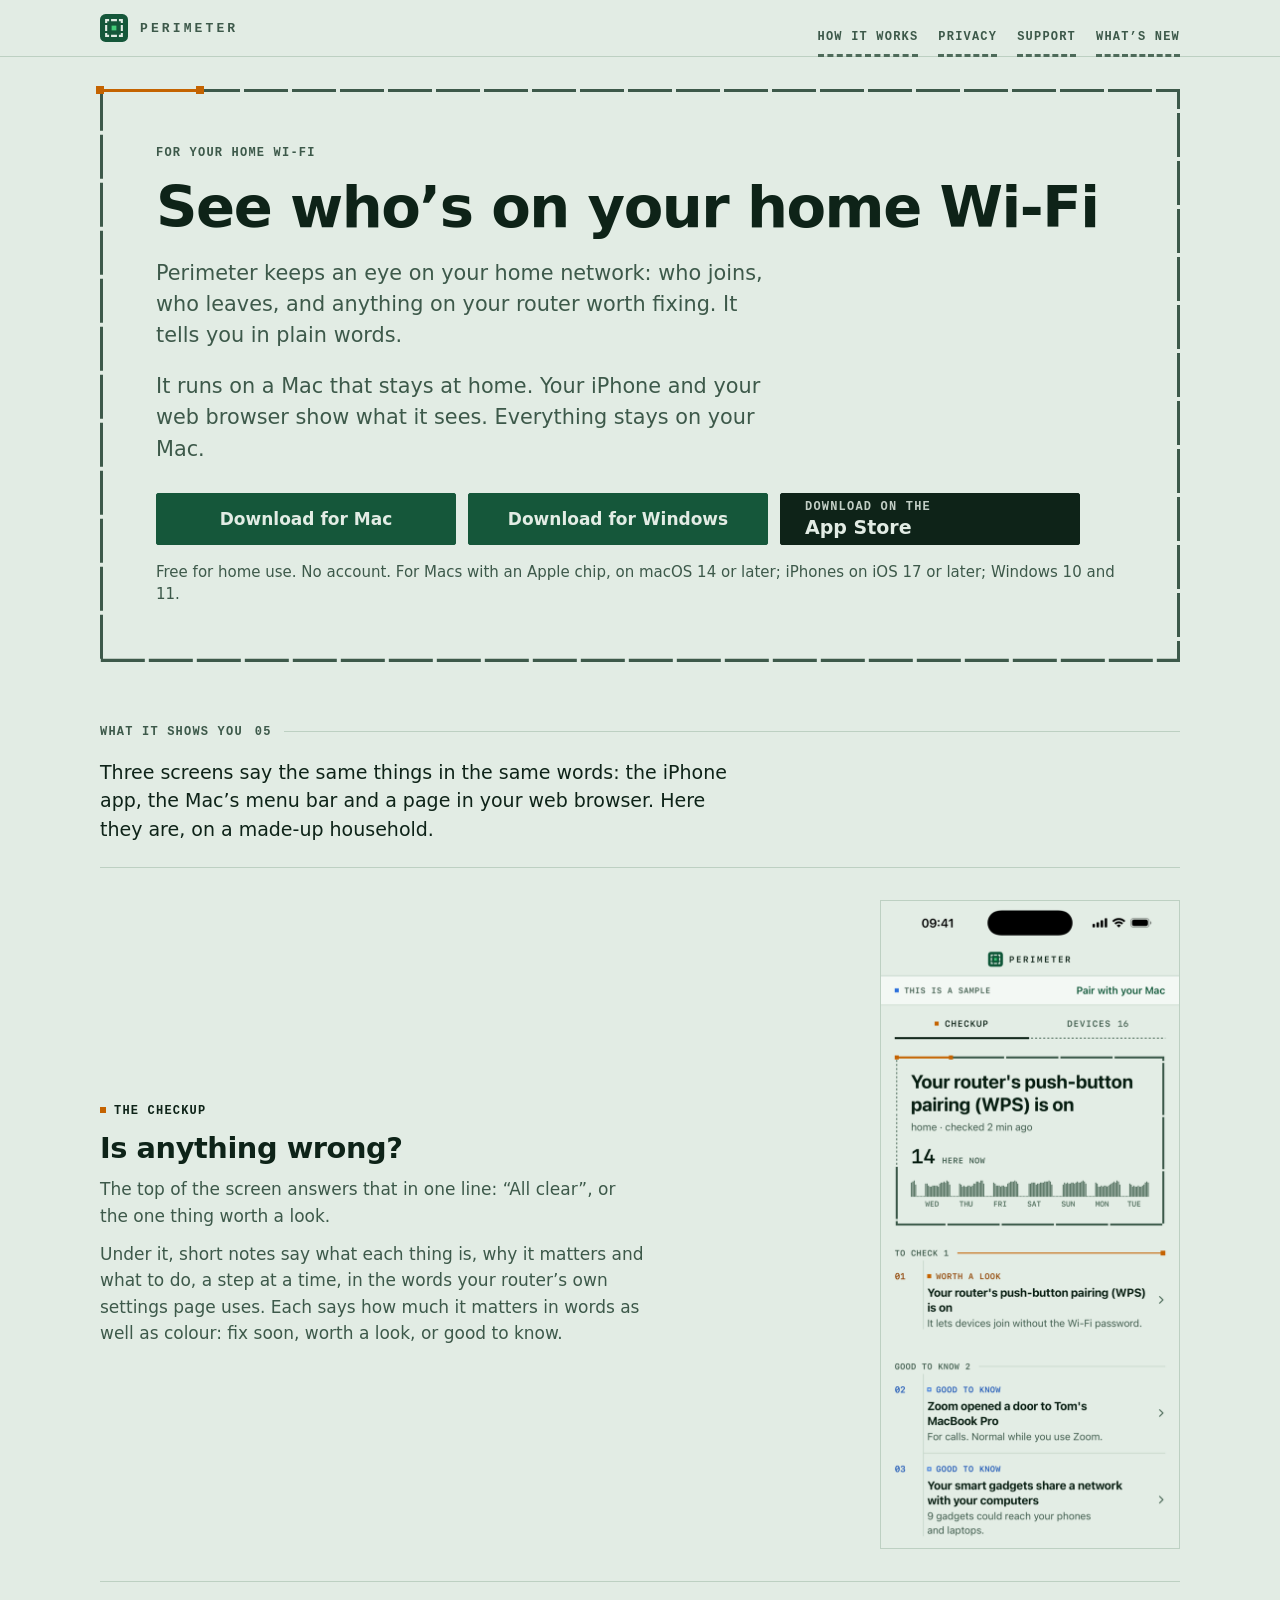
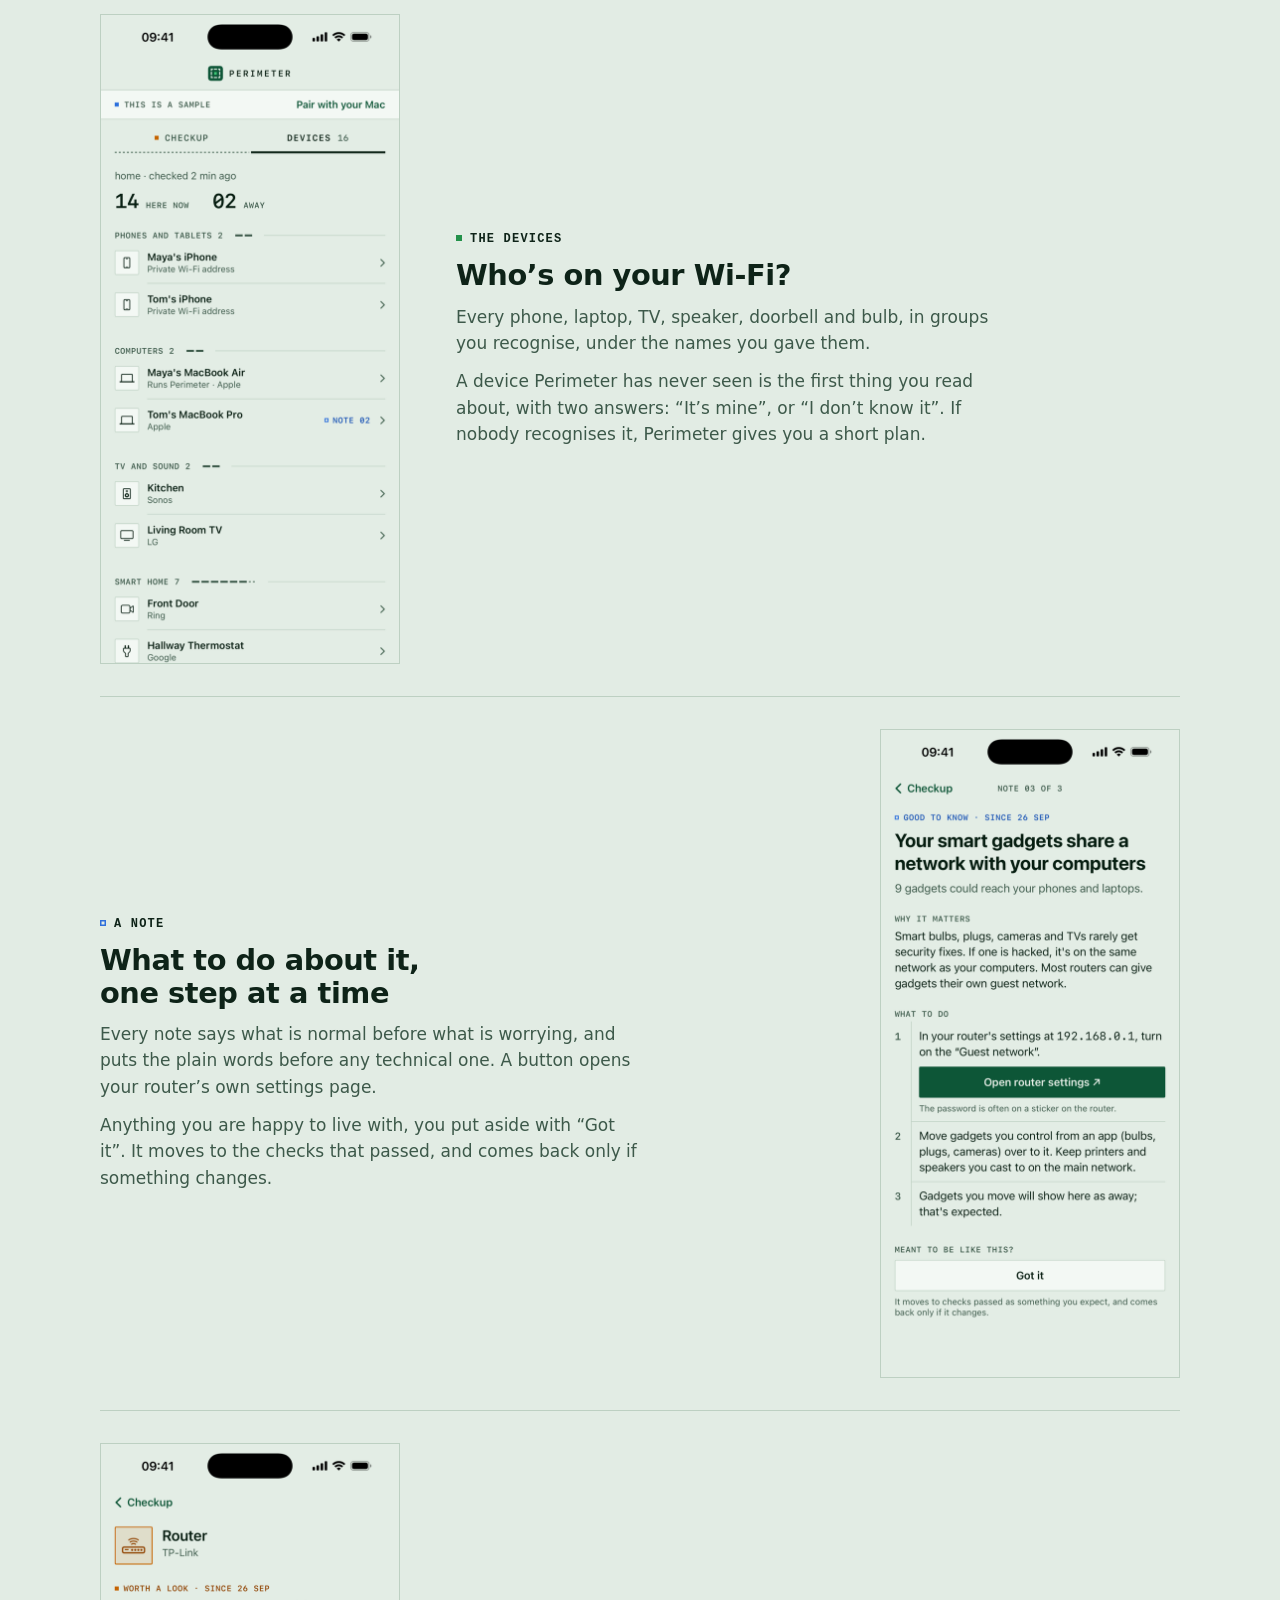
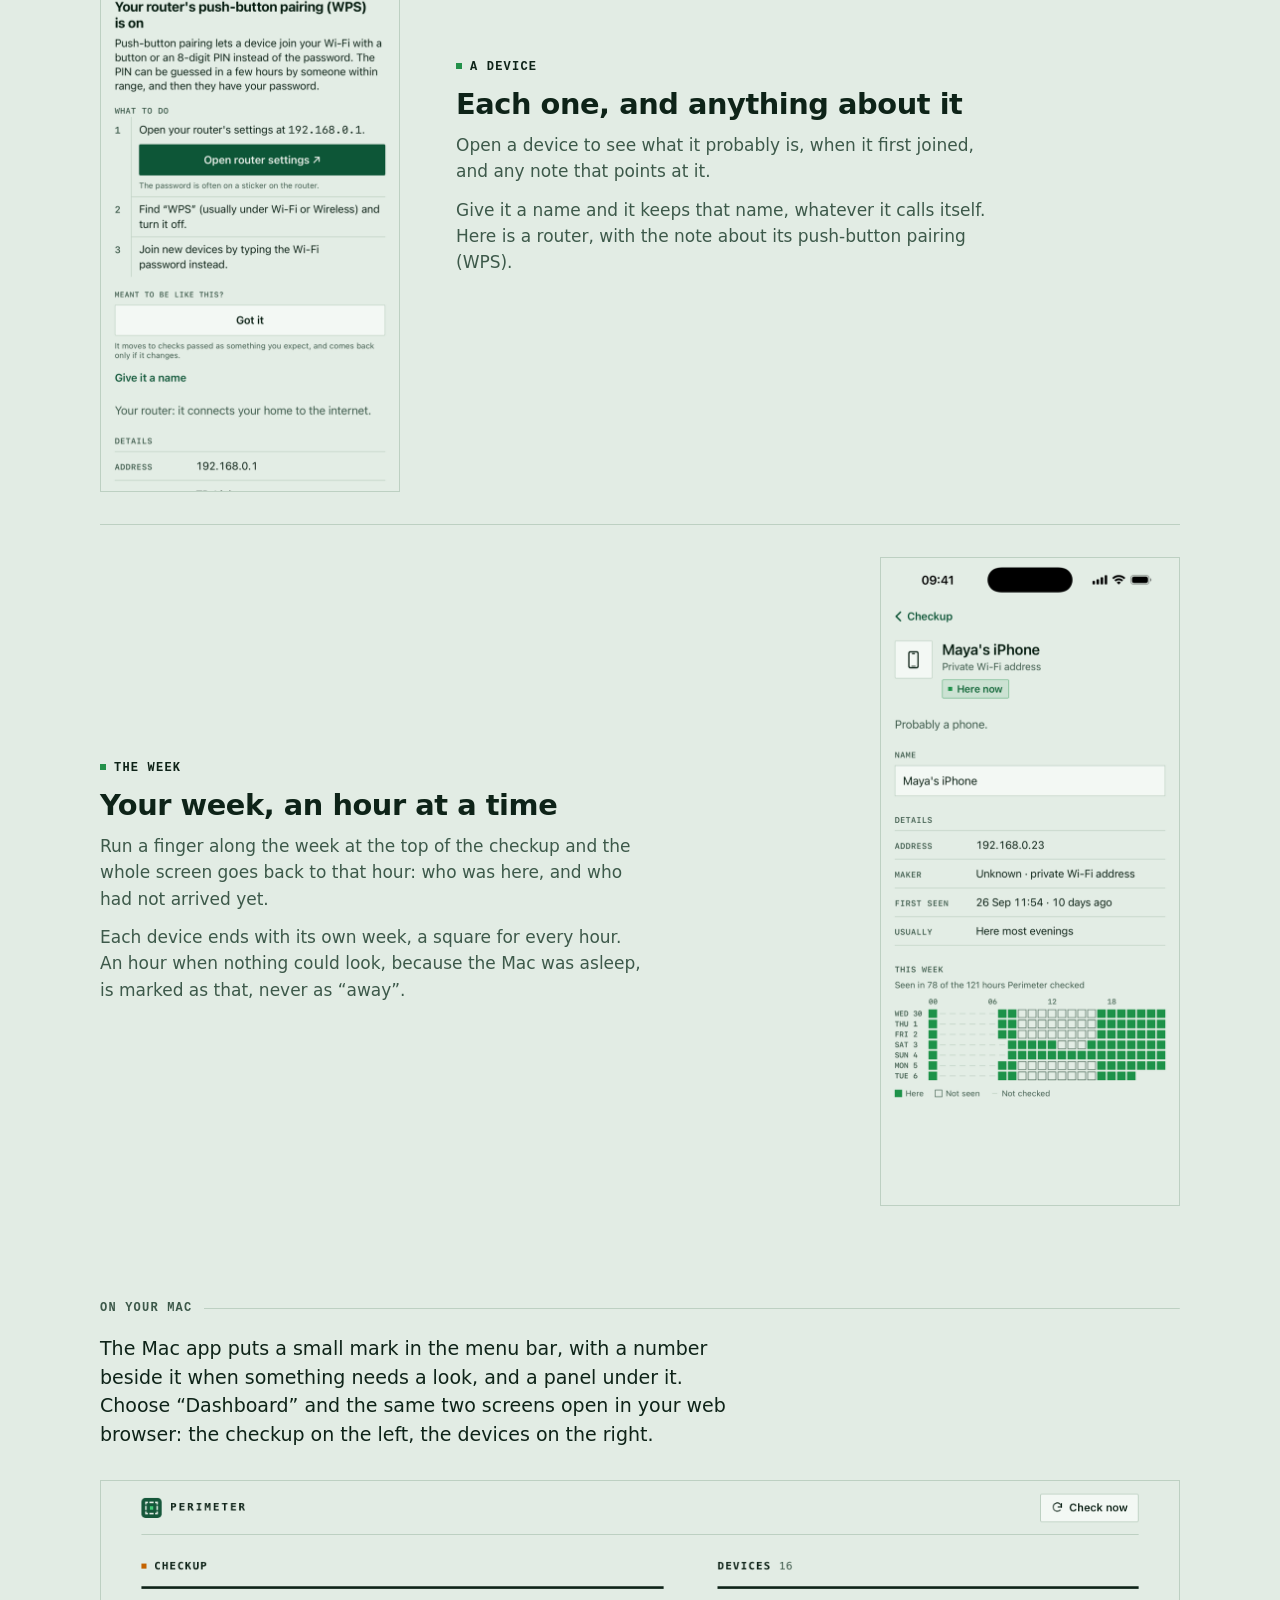
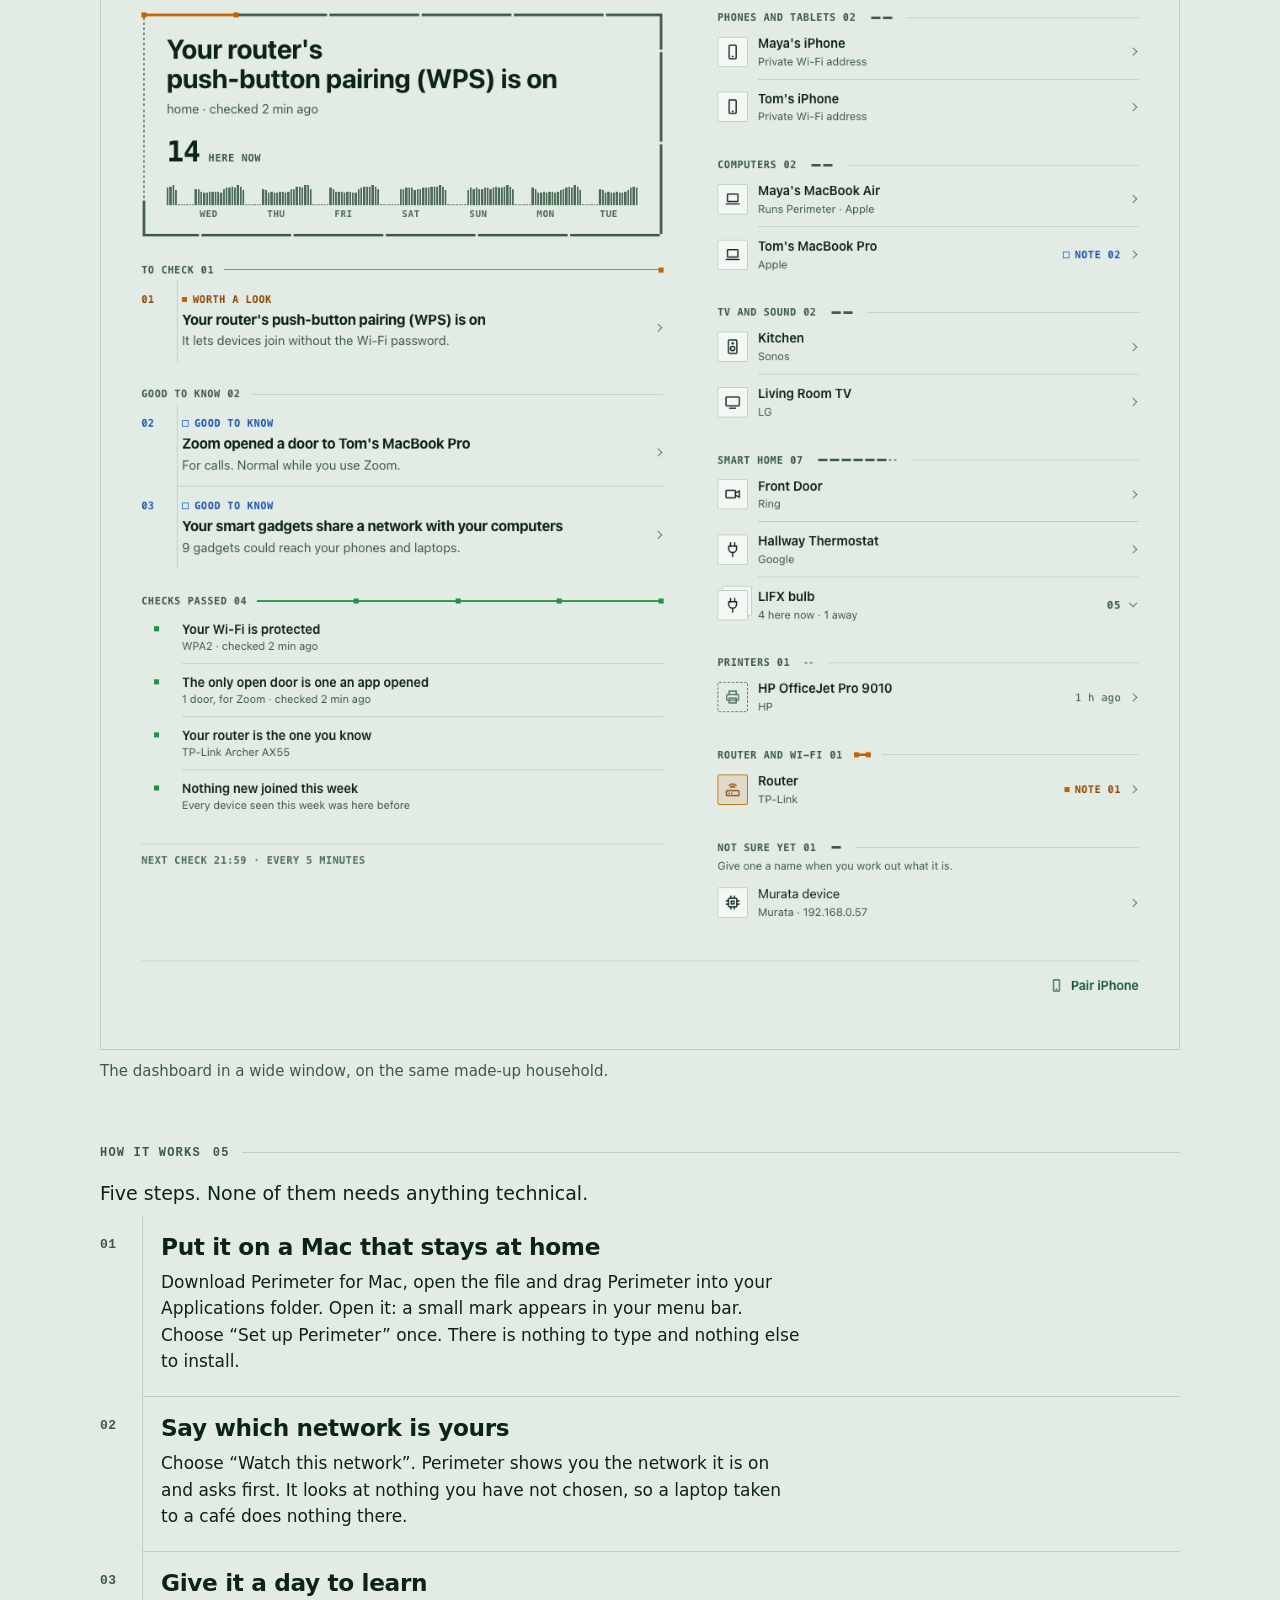
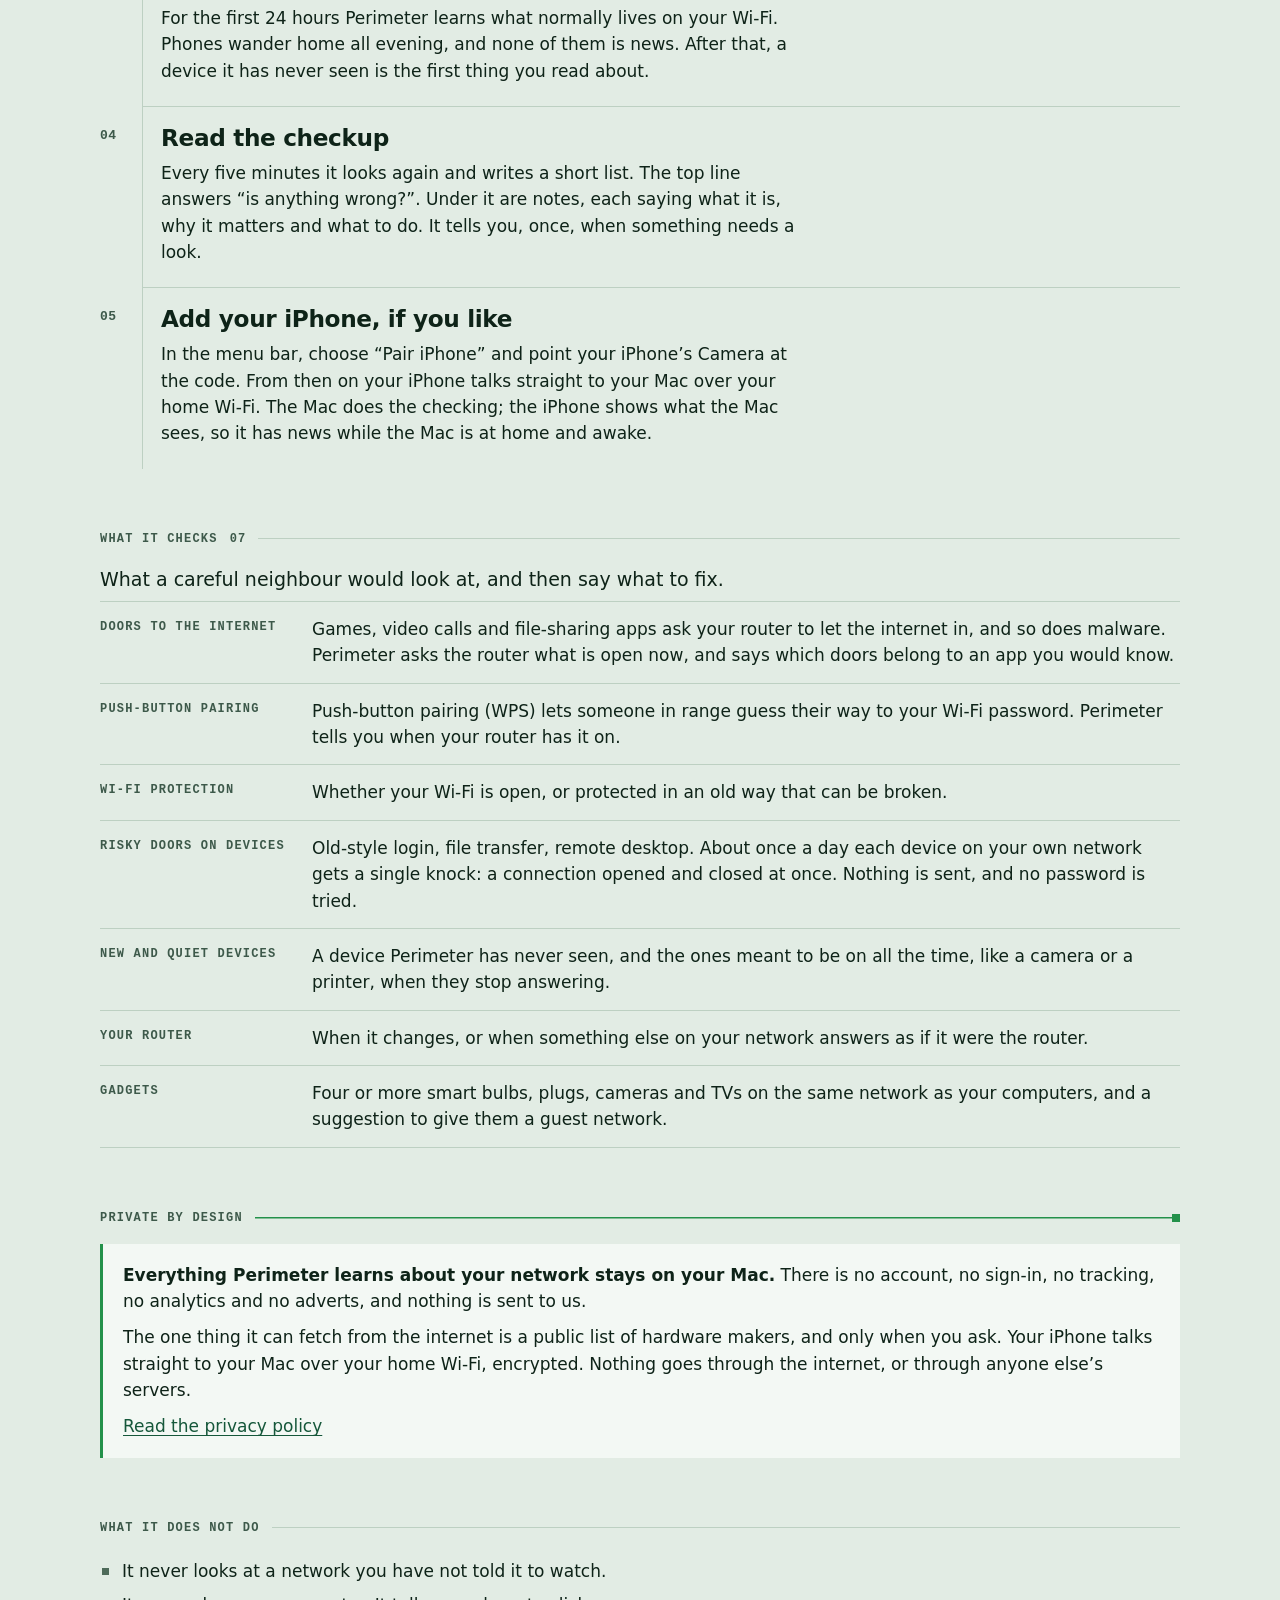
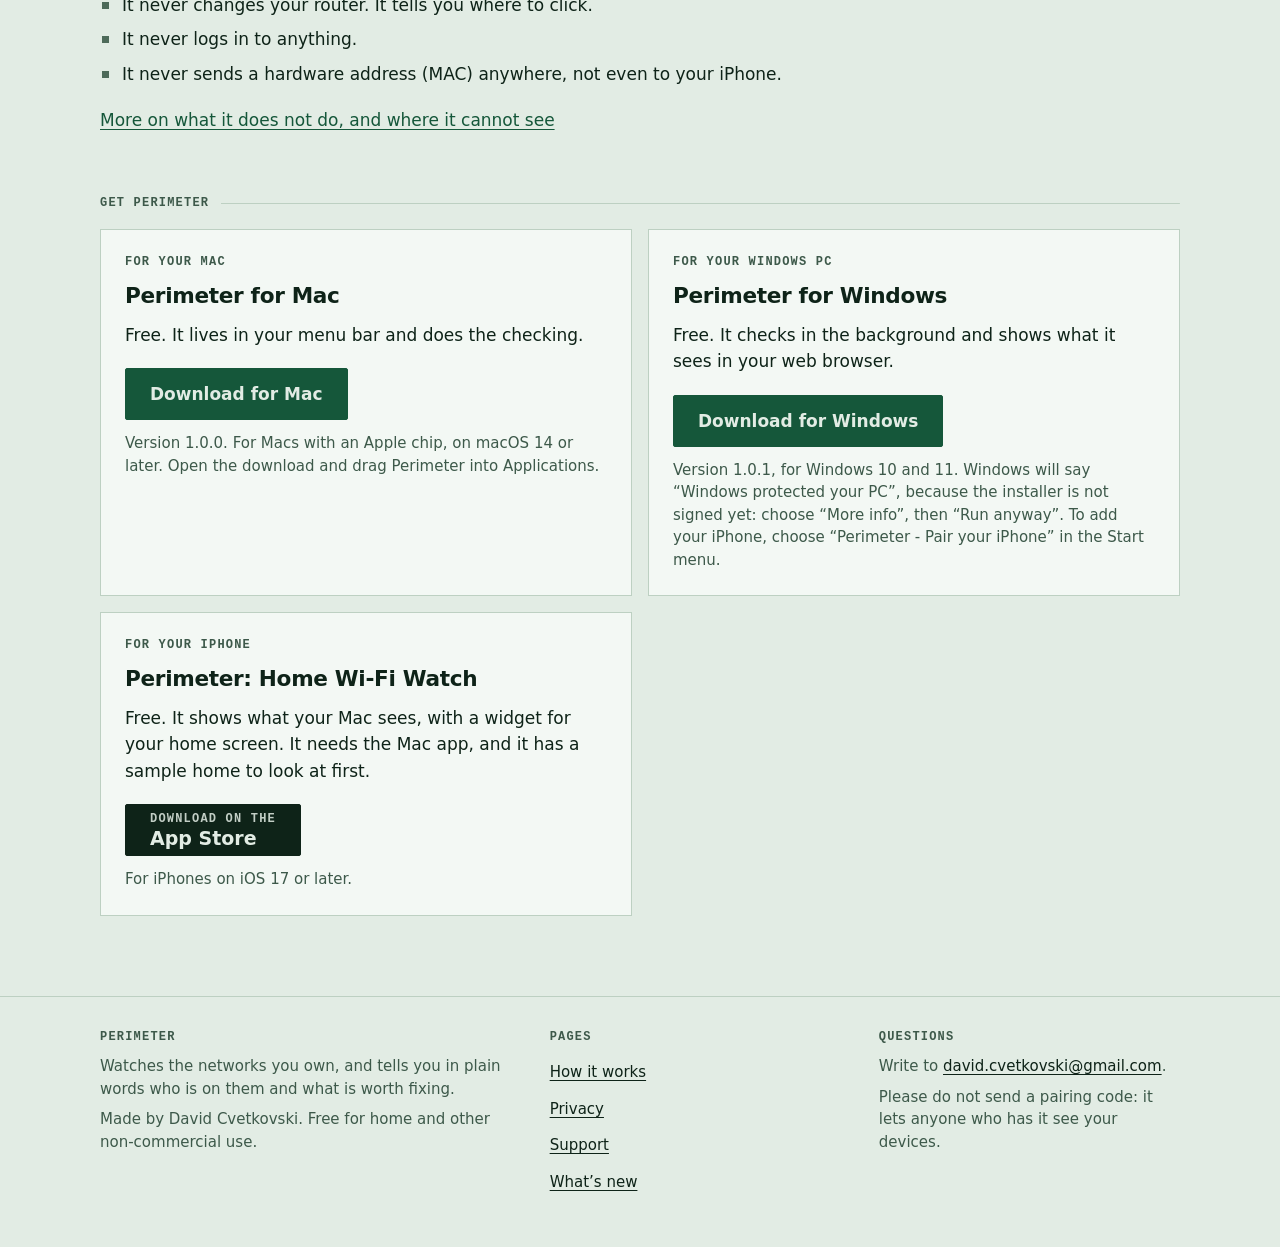
<file: index.html>
<!doctype html>
<!--
  Addresses this site uses. Search this file for each:
    https://davidcvetkovski.github.io/perimeter-site/...    this site's own address, and the Mac download.
                                 The download must be the same address as "url"
                                 in download/version.json.
    https://apps.apple.com/...   the iPhone app's App Store page. The dark button
                                 beside it stands in for Apple's own "Download on
                                 the App Store" badge: swap it for the real one.
    david.cvetkovski@gmail.com        the contact address (also at the foot of every page).
  The app reads the same addresses from apps/Shared/Words.swift.
-->
<html lang="en-GB">
<head>
  <meta charset="utf-8">
  <meta name="viewport" content="width=device-width, initial-scale=1">
  <meta name="color-scheme" content="light dark">
  <title>Perimeter: Home Wi-Fi Watch</title>
  <meta name="description" content="Perimeter watches your home Wi-Fi and tells you, in plain words, who is on it and what is worth fixing. A free Mac app and an iPhone app. Nothing leaves your Mac.">
  <link rel="icon" href="icon.svg" type="image/svg+xml">
  <link rel="stylesheet" href="style.css">
</head>
<body>
  <a class="skip" href="#main">Skip to the page</a>

  <header class="bar">
    <div class="wrap">
      <a class="brand" href="index.html"><img src="icon.svg" alt="" width="28" height="28"><span>Perimeter</span></a>
      <nav class="nav" aria-label="Pages">
        <a href="index.html#how">How it works</a>
        <a href="privacy.html">Privacy</a>
        <a href="support.html">Support</a>
        <a href="whats-new.html">What&rsquo;s new</a>
      </nav>
    </div>
  </header>

  <main id="main">
    <div class="wrap">

      <section class="lot" aria-labelledby="top">
        <svg class="fence" aria-hidden="true" focusable="false">
          <rect class="panels" width="100%" height="100%"/>
          <rect class="look" width="100%" height="100%"/>
        </svg>
        <span class="post first"></span>
        <span class="post second"></span>
        <p class="label">For your home Wi-Fi</p>
        <h1 id="top">See who&rsquo;s on your home Wi-Fi</h1>
        <p class="lede">Perimeter keeps an eye on your home network: who joins, who leaves, and anything on your router worth fixing. It tells you in plain words.</p>
        <p class="lede">It runs on a Mac that stays at home. Your iPhone and your web browser show what it sees. Everything stays on your Mac.</p>
        <div class="actions">
          <a class="button" href="https://github.com/DavidCvetkovski/perimeter-site/releases/download/v1.0/Perimeter-1.0.0.dmg">Download for Mac</a>
          <a class="button" href="https://github.com/DavidCvetkovski/perimeter-site/releases/download/v1.0/Perimeter-Setup-1.0.1.exe">Download for Windows</a>
          <a class="badge" href="https://apps.apple.com/app/perimeter/id6820744112"><small>Download on the</small><strong>App Store</strong></a>
        </div>
        <p class="small fineprint">Free for home use. No account. For Macs with an Apple chip, on macOS 14 or later; iPhones on iOS 17 or later; Windows 10 and 11.</p>
      </section>

      <section class="section" aria-labelledby="see">
        <h2 class="head" id="see">What it shows you <span>05</span></h2>
        <p class="intro">Three screens say the same things in the same words: the iPhone app, the Mac&rsquo;s menu bar and a page in your web browser. Here they are, on a made-up household.</p>

        <article class="feature">
          <div class="words">
            <p class="label"><span class="sq look"></span>The checkup</p>
            <h3>Is anything wrong?</h3>
            <p>The top of the screen answers that in one line: &ldquo;All clear&rdquo;, or the one thing worth a look.</p>
            <p>Under it, short notes say what each thing is, why it matters and what to do, a step at a time, in the words your router&rsquo;s own settings page uses. Each says how much it matters in words as well as colour: fix soon, worth a look, or good to know.</p>
          </div>
          <figure class="shot">
            <picture>
              <source media="(prefers-color-scheme: dark)" srcset="images/iphone-checkup-dark.png">
              <img src="images/iphone-checkup-light.png" width="600" height="1303" loading="lazy" decoding="async" alt="The Perimeter iPhone app on its checkup screen. The headline reads &ldquo;Your router's push-button pairing (WPS) is on&rdquo;, with 14 devices here now and a bar for every hour of the week. Below are one note worth a look and two that are good to know.">
            </picture>
          </figure>
        </article>

        <article class="feature">
          <div class="words">
            <p class="label"><span class="sq"></span>The devices</p>
            <h3>Who&rsquo;s on your Wi-Fi?</h3>
            <p>Every phone, laptop, TV, speaker, doorbell and bulb, in groups you recognise, under the names you gave them.</p>
            <p>A device Perimeter has never seen is the first thing you read about, with two answers: &ldquo;It&rsquo;s mine&rdquo;, or &ldquo;I don&rsquo;t know it&rdquo;. If nobody recognises it, Perimeter gives you a short plan.</p>
          </div>
          <figure class="shot">
            <picture>
              <source media="(prefers-color-scheme: dark)" srcset="images/iphone-devices-dark.png">
              <img src="images/iphone-devices-light.png" width="600" height="1303" loading="lazy" decoding="async" alt="The devices screen: 14 here now and 2 away, then groups of devices by name: phones and tablets, computers, TV and sound, and smart home.">
            </picture>
          </figure>
        </article>

        <article class="feature">
          <div class="words">
            <p class="label"><span class="sq know"></span>A note</p>
            <h3>What to do about it, one step at a time</h3>
            <p>Every note says what is normal before what is worrying, and puts the plain words before any technical one. A button opens your router&rsquo;s own settings page.</p>
            <p>Anything you are happy to live with, you put aside with &ldquo;Got it&rdquo;. It moves to the checks that passed, and comes back only if something changes.</p>
          </div>
          <figure class="shot">
            <picture>
              <source media="(prefers-color-scheme: dark)" srcset="images/iphone-note-dark.png">
              <img src="images/iphone-note-light.png" width="600" height="1303" loading="lazy" decoding="async" alt="A note on the iPhone: &ldquo;Your smart gadgets share a network with your computers&rdquo;, with why it matters, three numbered steps to take and a &ldquo;Got it&rdquo; button.">
            </picture>
          </figure>
        </article>

        <article class="feature">
          <div class="words">
            <p class="label"><span class="sq"></span>A device</p>
            <h3>Each one, and anything about it</h3>
            <p>Open a device to see what it probably is, when it first joined, and any note that points at it.</p>
            <p>Give it a name and it keeps that name, whatever it calls itself. Here is a router, with the note about its push-button pairing (WPS).</p>
          </div>
          <figure class="shot">
            <picture>
              <source media="(prefers-color-scheme: dark)" srcset="images/iphone-device-dark.png">
              <img src="images/iphone-device-light.png" width="600" height="1303" loading="lazy" decoding="async" alt="A device on the iPhone: the router, with a note that its push-button pairing is on, three steps to turn it off, and its details underneath.">
            </picture>
          </figure>
        </article>

        <article class="feature">
          <div class="words">
            <p class="label"><span class="sq"></span>The week</p>
            <h3>Your week, an hour at a time</h3>
            <p>Run a finger along the week at the top of the checkup and the whole screen goes back to that hour: who was here, and who had not arrived yet.</p>
            <p>Each device ends with its own week, a square for every hour. An hour when nothing could look, because the Mac was asleep, is marked as that, never as &ldquo;away&rdquo;.</p>
          </div>
          <figure class="shot">
            <picture>
              <source media="(prefers-color-scheme: dark)" srcset="images/iphone-week-dark.png">
              <img src="images/iphone-week-light.png" width="600" height="1303" loading="lazy" decoding="async" alt="One device's week on the iPhone: a square for every hour of the last seven days, green where it was seen and hollow where it was not.">
            </picture>
          </figure>
        </article>
      </section>

      <section class="section" aria-labelledby="mac">
        <h2 class="head" id="mac">On your Mac</h2>
        <p class="intro">The Mac app puts a small mark in the menu bar, with a number beside it when something needs a look, and a panel under it. Choose &ldquo;Dashboard&rdquo; and the same two screens open in your web browser: the checkup on the left, the devices on the right.</p>
        <figure class="shot wide-shot">
          <picture>
            <source media="(prefers-color-scheme: dark)" srcset="images/dashboard-dark.png">
            <img src="images/dashboard-light.png" width="1280" height="1387" loading="lazy" decoding="async" alt="The Perimeter dashboard in a wide browser window: the checkup on the left, with its headline and a bar for every hour of the week, and the devices on the right, in groups.">
          </picture>
          <figcaption class="small">The dashboard in a wide window, on the same made-up household.</figcaption>
        </figure>
      </section>

      <section class="section" aria-labelledby="how">
        <h2 class="head" id="how">How it works <span>05</span></h2>
        <p class="intro">Five steps. None of them needs anything technical.</p>
        <ol class="notes">
          <li>
            <span class="num">01</span>
            <div class="body">
              <h3>Put it on a Mac that stays at home</h3>
              <p>Download Perimeter for Mac, open the file and drag Perimeter into your Applications folder. Open it: a small mark appears in your menu bar. Choose &ldquo;Set up Perimeter&rdquo; once. There is nothing to type and nothing else to install.</p>
            </div>
          </li>
          <li>
            <span class="num">02</span>
            <div class="body">
              <h3>Say which network is yours</h3>
              <p>Choose &ldquo;Watch this network&rdquo;. Perimeter shows you the network it is on and asks first. It looks at nothing you have not chosen, so a laptop taken to a caf&eacute; does nothing there.</p>
            </div>
          </li>
          <li>
            <span class="num">03</span>
            <div class="body">
              <h3>Give it a day to learn</h3>
              <p>For the first 24 hours Perimeter learns what normally lives on your Wi-Fi. Phones wander home all evening, and none of them is news. After that, a device it has never seen is the first thing you read about.</p>
            </div>
          </li>
          <li>
            <span class="num">04</span>
            <div class="body">
              <h3>Read the checkup</h3>
              <p>Every five minutes it looks again and writes a short list. The top line answers &ldquo;is anything wrong?&rdquo;. Under it are notes, each saying what it is, why it matters and what to do. It tells you, once, when something needs a look.</p>
            </div>
          </li>
          <li>
            <span class="num">05</span>
            <div class="body">
              <h3>Add your iPhone, if you like</h3>
              <p>In the menu bar, choose &ldquo;Pair iPhone&rdquo; and point your iPhone&rsquo;s Camera at the code. From then on your iPhone talks straight to your Mac over your home Wi-Fi. The Mac does the checking; the iPhone shows what the Mac sees, so it has news while the Mac is at home and awake.</p>
            </div>
          </li>
        </ol>
      </section>

      <section class="section" aria-labelledby="checks">
        <h2 class="head" id="checks">What it checks <span>07</span></h2>
        <p class="intro">What a careful neighbour would look at, and then say what to fix.</p>
        <dl class="facts">
          <div><dt>Doors to the internet</dt><dd>Games, video calls and file-sharing apps ask your router to let the internet in, and so does malware. Perimeter asks the router what is open now, and says which doors belong to an app you would know.</dd></div>
          <div><dt>Push-button pairing</dt><dd>Push-button pairing (WPS) lets someone in range guess their way to your Wi-Fi password. Perimeter tells you when your router has it on.</dd></div>
          <div><dt>Wi-Fi protection</dt><dd>Whether your Wi-Fi is open, or protected in an old way that can be broken.</dd></div>
          <div><dt>Risky doors on devices</dt><dd>Old-style login, file transfer, remote desktop. About once a day each device on your own network gets a single knock: a connection opened and closed at once. Nothing is sent, and no password is tried.</dd></div>
          <div><dt>New and quiet devices</dt><dd>A device Perimeter has never seen, and the ones meant to be on all the time, like a camera or a printer, when they stop answering.</dd></div>
          <div><dt>Your router</dt><dd>When it changes, or when something else on your network answers as if it were the router.</dd></div>
          <div><dt>Gadgets</dt><dd>Four or more smart bulbs, plugs, cameras and TVs on the same network as your computers, and a suggestion to give them a guest network.</dd></div>
        </dl>
      </section>

      <section class="section" aria-labelledby="private">
        <h2 class="head clear" id="private">Private by design</h2>
        <div class="aside">
          <p><strong>Everything Perimeter learns about your network stays on your Mac.</strong> There is no account, no sign-in, no tracking, no analytics and no adverts, and nothing is sent to us.</p>
          <p>The one thing it can fetch from the internet is a public list of hardware makers, and only when you ask. Your iPhone talks straight to your Mac over your home Wi-Fi, encrypted. Nothing goes through the internet, or through anyone else&rsquo;s servers.</p>
          <p><a href="privacy.html">Read the privacy policy</a></p>
        </div>
      </section>

      <section class="section" aria-labelledby="not">
        <h2 class="head" id="not">What it does not do</h2>
        <ul class="plain">
          <li>It never looks at a network you have not told it to watch.</li>
          <li>It never changes your router. It tells you where to click.</li>
          <li>It never logs in to anything.</li>
          <li>It never sends a hardware address (MAC) anywhere, not even to your iPhone.</li>
        </ul>
        <p class="more"><a href="support.html#not">More on what it does not do, and where it cannot see</a></p>
      </section>

      <section class="section" aria-labelledby="get">
        <h2 class="head" id="get">Get Perimeter</h2>
        <div class="gets">
          <div class="get">
            <p class="label">For your Mac</p>
            <h3>Perimeter for Mac</h3>
            <p>Free. It lives in your menu bar and does the checking.</p>
            <a class="button" href="https://github.com/DavidCvetkovski/perimeter-site/releases/download/v1.0/Perimeter-1.0.0.dmg">Download for Mac</a>
            <p class="small">Version 1.0.0. For Macs with an Apple chip, on macOS 14 or later. Open the download and drag Perimeter into Applications.</p>
          </div>
          <div class="get">
            <p class="label">For your Windows PC</p>
            <h3>Perimeter for Windows</h3>
            <p>Free. It checks in the background and shows what it sees in your web browser.</p>
            <a class="button" href="https://github.com/DavidCvetkovski/perimeter-site/releases/download/v1.0/Perimeter-Setup-1.0.1.exe">Download for Windows</a>
            <p class="small">Version 1.0.1, for Windows 10 and 11. Windows will say &ldquo;Windows protected your PC&rdquo;, because the installer is not signed yet: choose &ldquo;More info&rdquo;, then &ldquo;Run anyway&rdquo;. To add your iPhone, choose &ldquo;Perimeter - Pair your iPhone&rdquo; in the Start menu.</p>
          </div>
          <div class="get">
            <p class="label">For your iPhone</p>
            <h3>Perimeter: Home Wi-Fi Watch</h3>
            <p>Free. It shows what your Mac sees, with a widget for your home screen. It needs the Mac app, and it has a sample home to look at first.</p>
            <a class="badge" href="https://apps.apple.com/app/perimeter/id6820744112"><small>Download on the</small><strong>App Store</strong></a>
            <p class="small">For iPhones on iOS 17 or later.</p>
          </div>
        </div>
      </section>

    </div>
  </main>

  <footer class="foot">
    <div class="wrap">
      <div>
        <p class="label">Perimeter</p>
        <p>Watches the networks you own, and tells you in plain words who is on them and what is worth fixing.</p>
        <p>Made by David Cvetkovski. Free for home and other non-commercial use.</p>
      </div>
      <div>
        <p class="label">Pages</p>
        <ul>
          <li><a href="index.html#how">How it works</a></li>
          <li><a href="privacy.html">Privacy</a></li>
          <li><a href="support.html">Support</a></li>
          <li><a href="whats-new.html">What&rsquo;s new</a></li>
        </ul>
      </div>
      <div>
        <p class="label">Questions</p>
        <p>Write to <a href="mailto:david.cvetkovski@gmail.com">david.cvetkovski@gmail.com</a>.</p>
        <p>Please do not send a pairing code: it lets anyone who has it see your devices.</p>
      </div>
    </div>
  </footer>
</body>
</html>
</file>
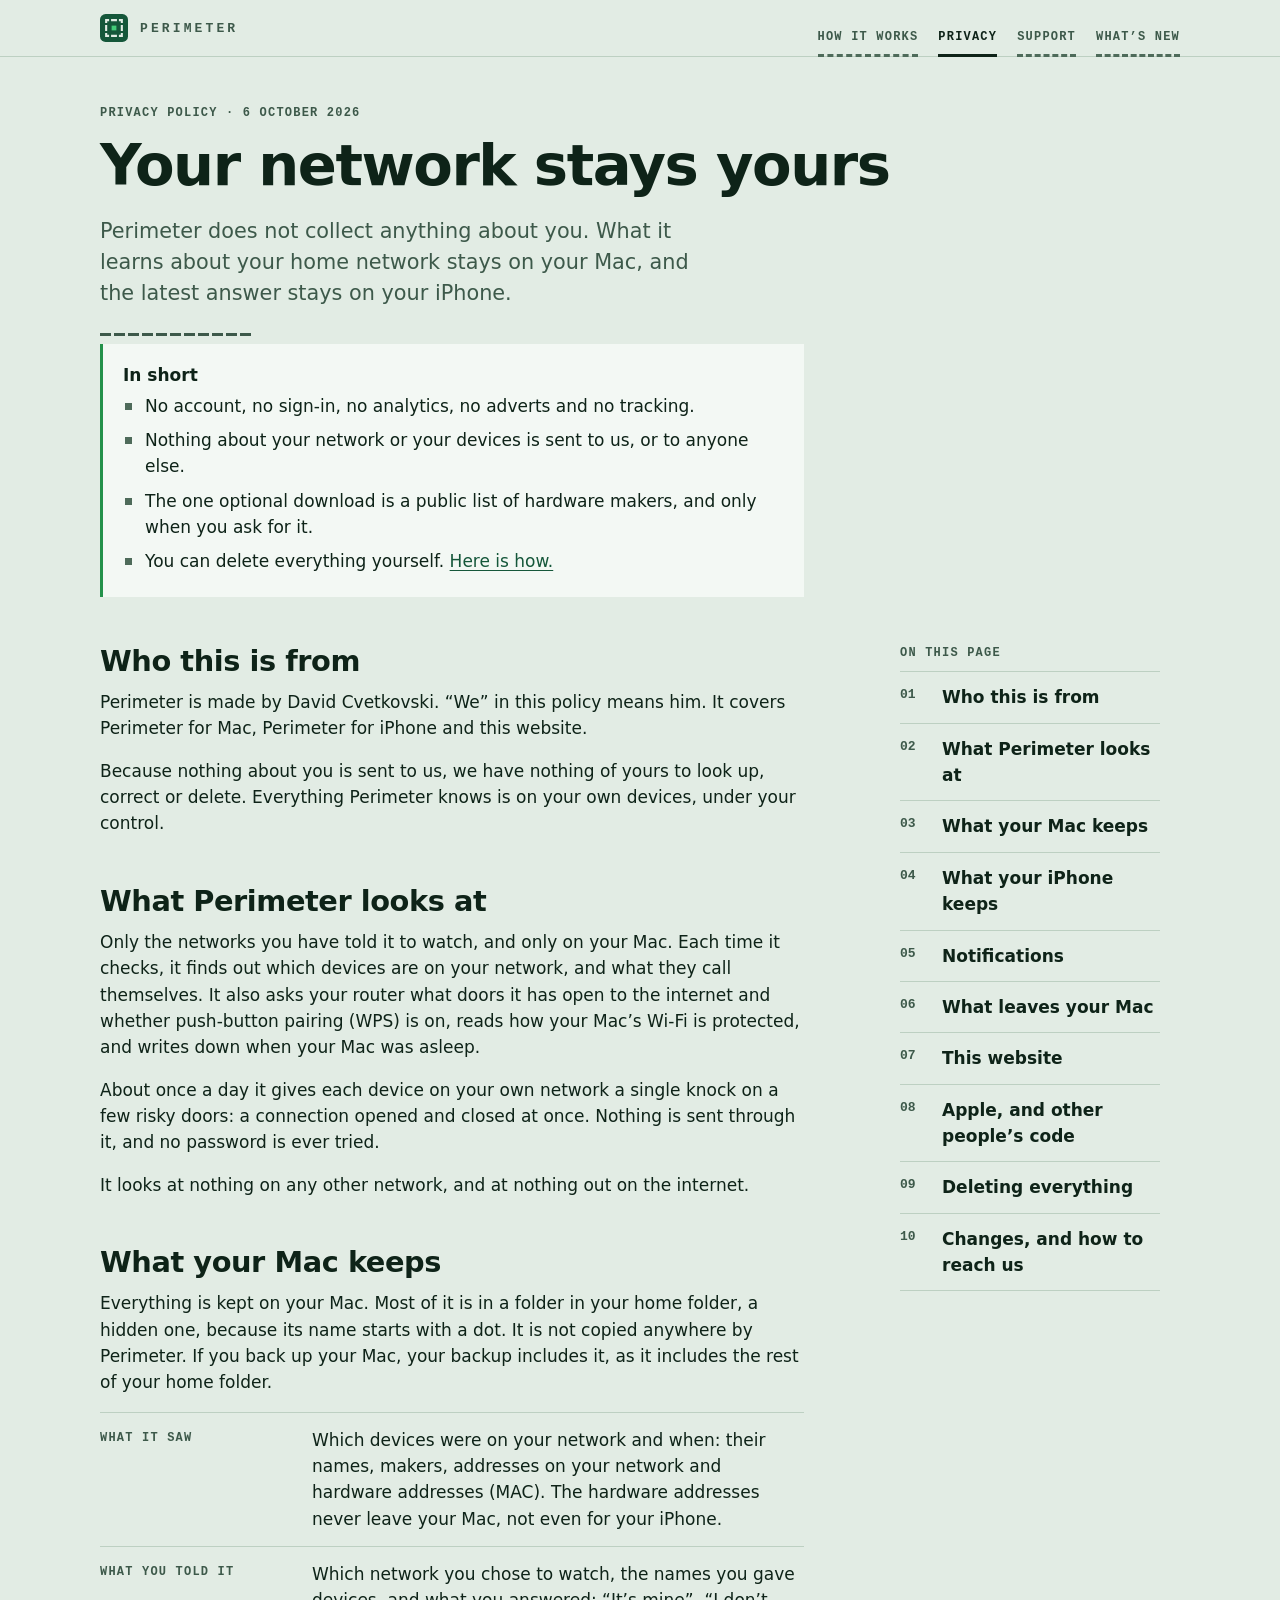
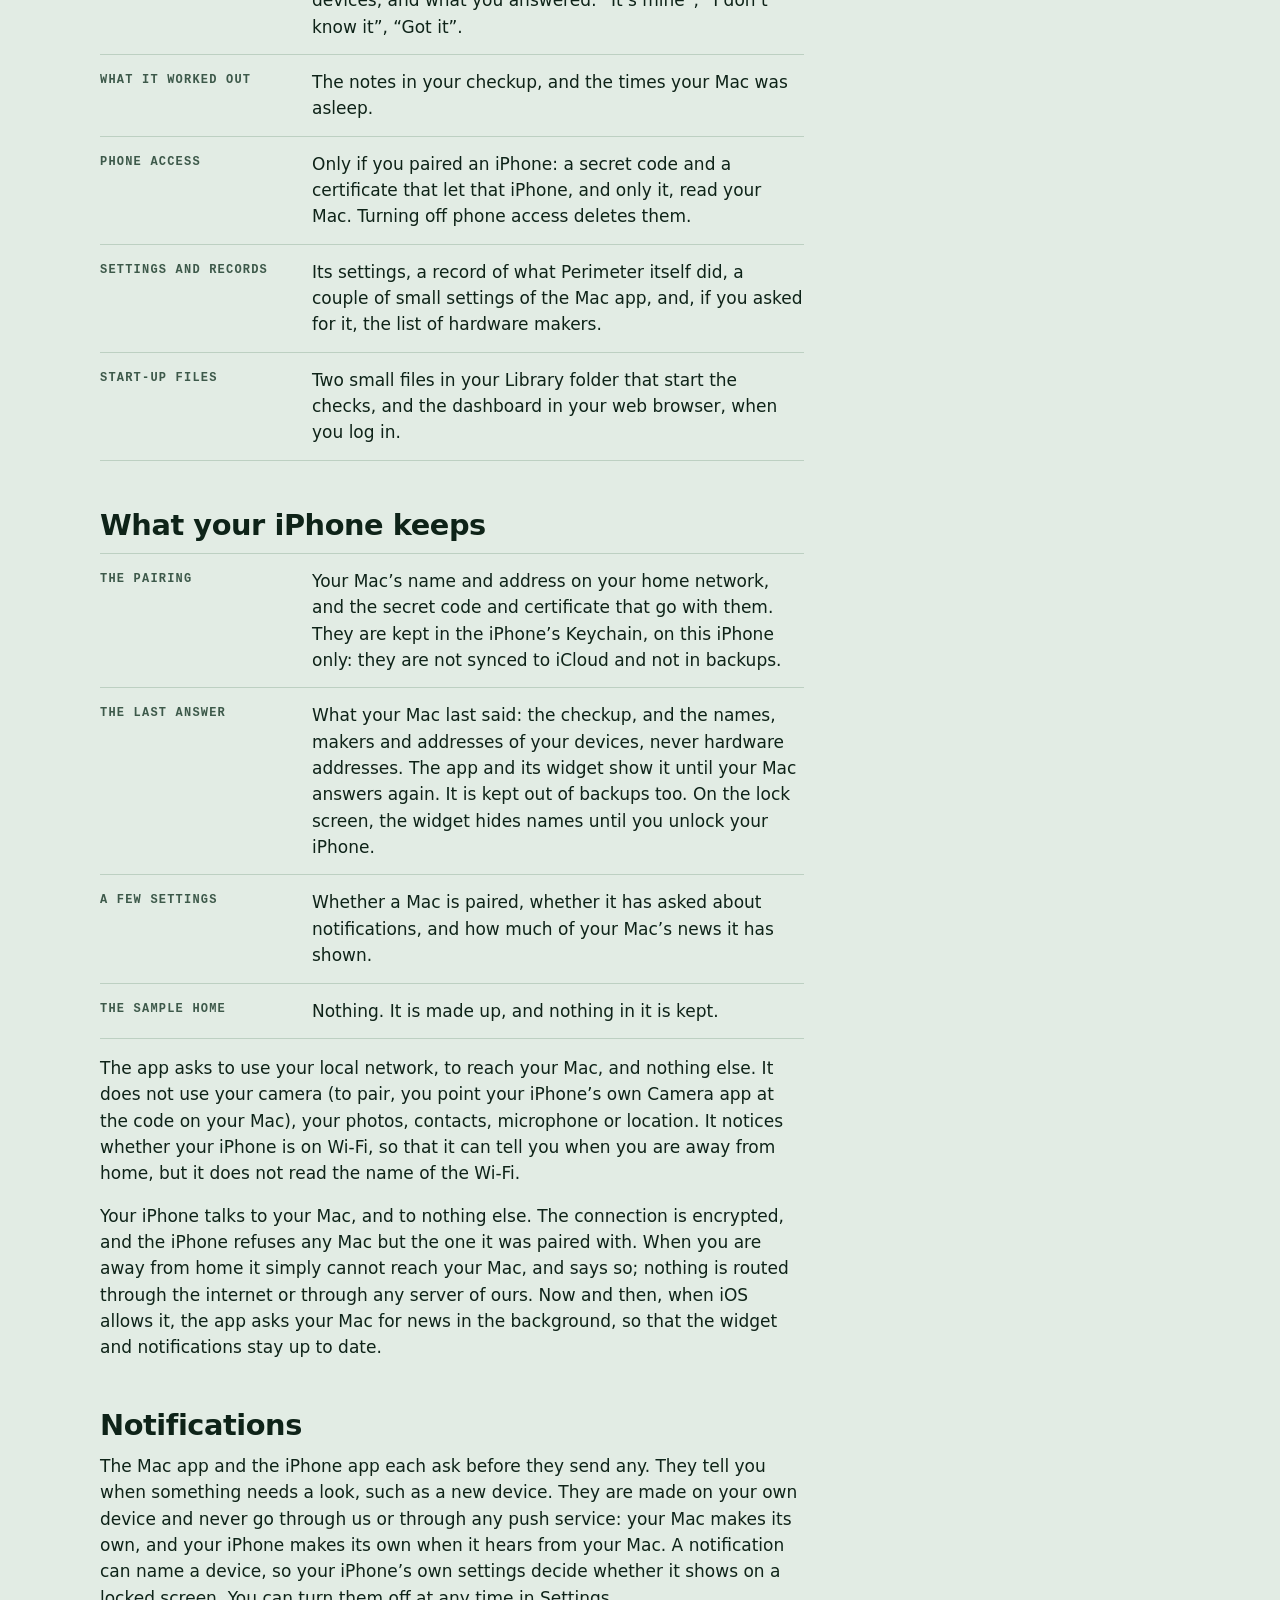
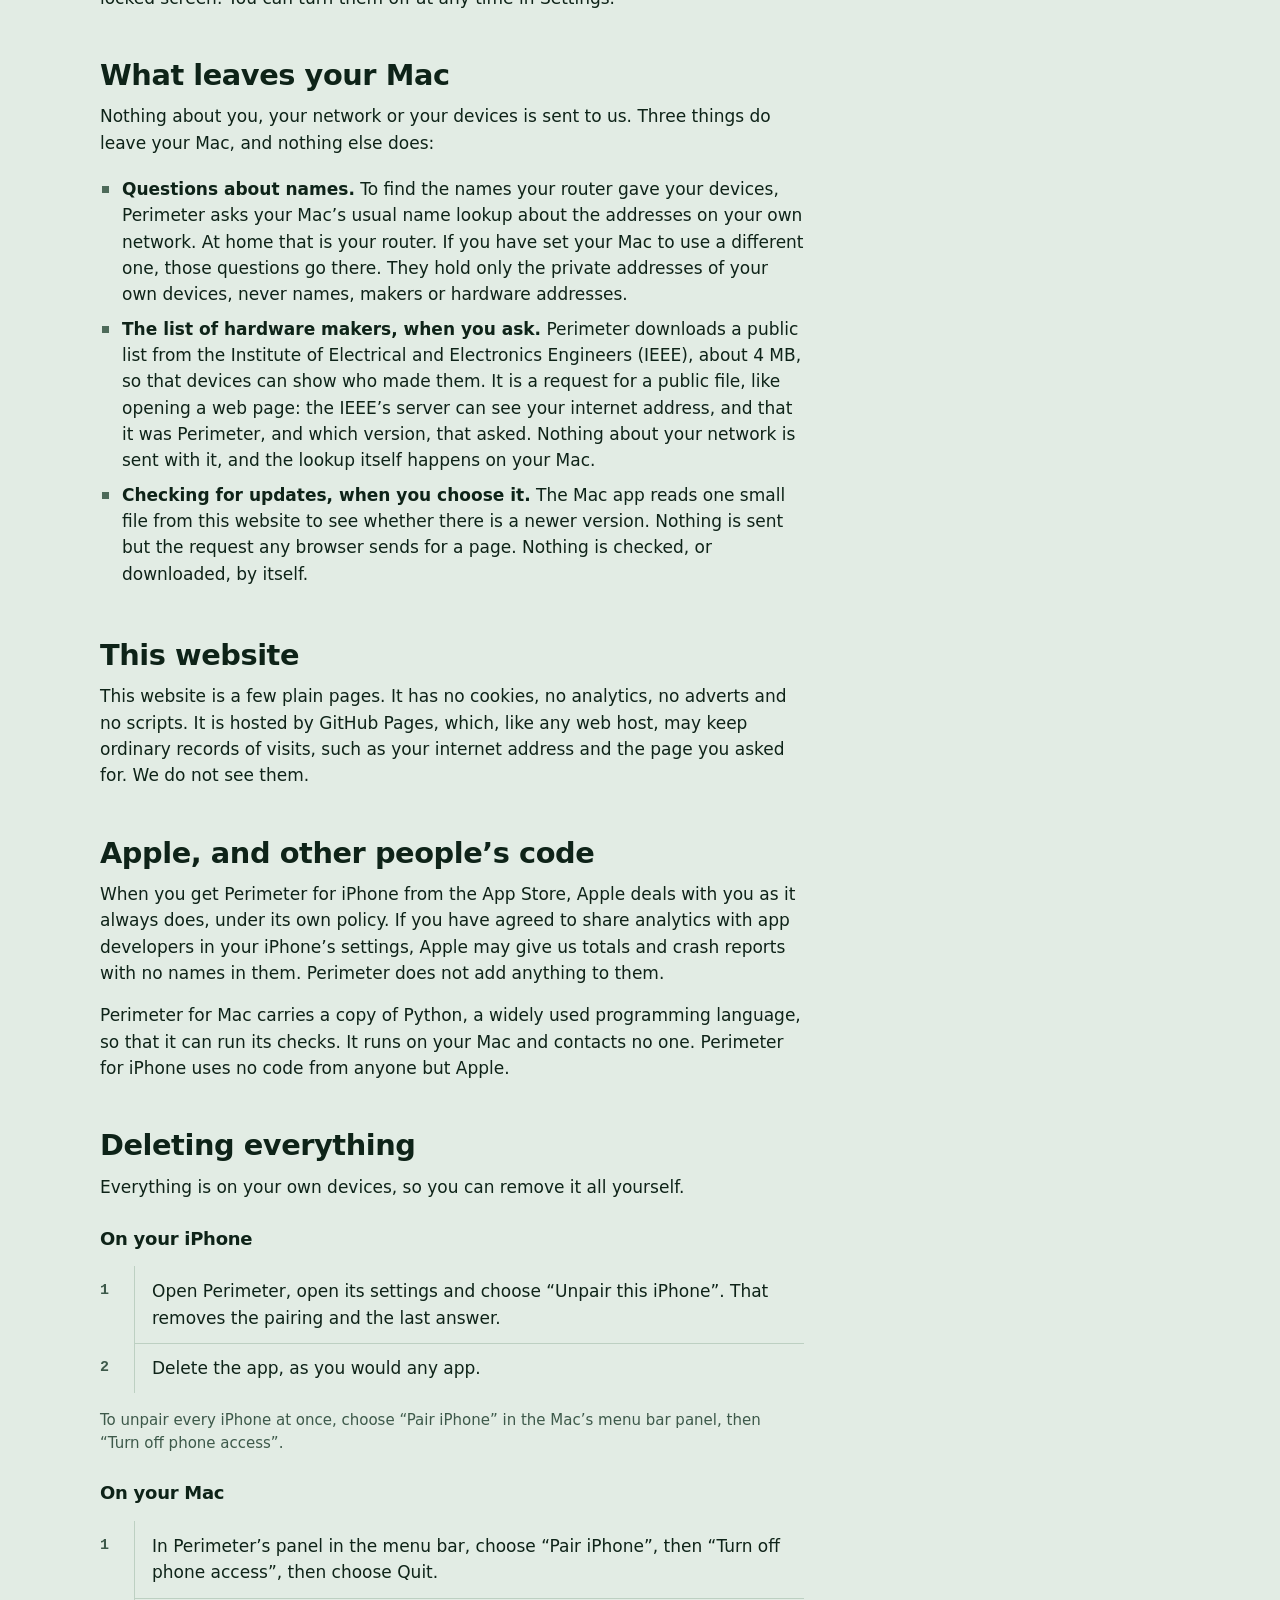
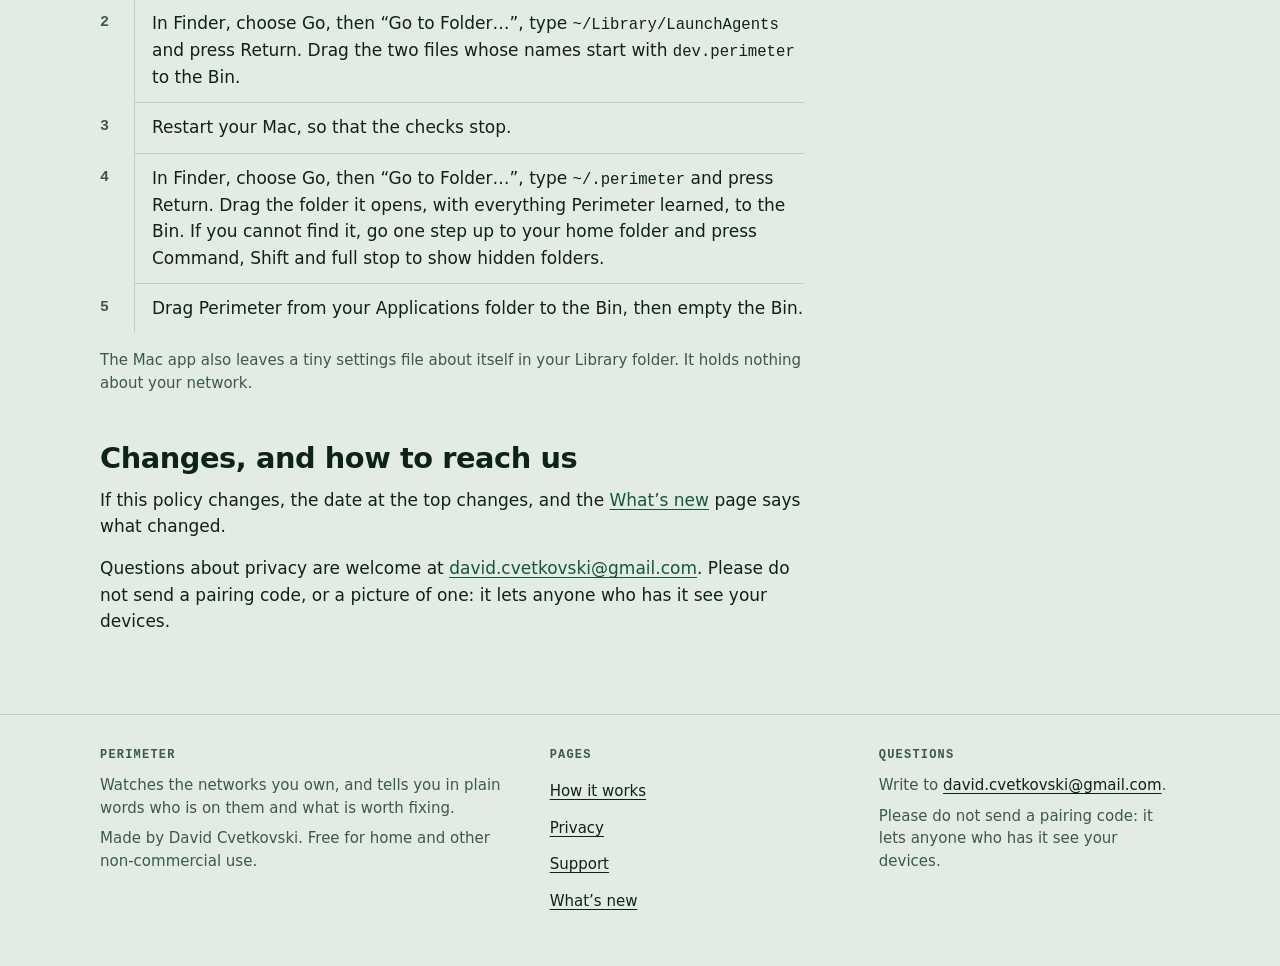
<file: privacy.html>
<!doctype html>
<!--
  Addresses this site uses. Search this file for each:
    david.cvetkovski@gmail.com        the contact address (also at the foot of every page).
    "GitHub Pages"               the web host named under "This website". Change it if the site moves.
  Change the date at the top, and say what changed on the What's new page, whenever
  this policy changes. Apple asks for this page's address in App Store Connect.
-->
<html lang="en-GB">
<head>
  <meta charset="utf-8">
  <meta name="viewport" content="width=device-width, initial-scale=1">
  <meta name="color-scheme" content="light dark">
  <title>Privacy: Perimeter</title>
  <meta name="description" content="Perimeter collects nothing about you. What it learns about your home network stays on your Mac, and the latest answer stays on your iPhone.">
  <link rel="icon" href="icon.svg" type="image/svg+xml">
  <link rel="stylesheet" href="style.css">
</head>
<body>
  <a class="skip" href="#main">Skip to the page</a>

  <header class="bar">
    <div class="wrap">
      <a class="brand" href="index.html"><img src="icon.svg" alt="" width="28" height="28"><span>Perimeter</span></a>
      <nav class="nav" aria-label="Pages">
        <a href="index.html#how">How it works</a>
        <a href="privacy.html" aria-current="page">Privacy</a>
        <a href="support.html">Support</a>
        <a href="whats-new.html">What&rsquo;s new</a>
      </nav>
    </div>
  </header>

  <main id="main">
    <div class="wrap">

      <div class="page-head">
        <p class="label">Privacy policy &middot; 6 October 2026</p>
        <h1>Your network stays yours</h1>
        <p class="lede">Perimeter does not collect anything about you. What it learns about your home network stays on your Mac, and the latest answer stays on your iPhone.</p>
        <div class="strip"></div>
      </div>

      <div class="prose">
        <div class="aside">
          <p><strong>In short</strong></p>
          <ul>
            <li>No account, no sign-in, no analytics, no adverts and no tracking.</li>
            <li>Nothing about your network or your devices is sent to us, or to anyone else.</li>
            <li>The one optional download is a public list of hardware makers, and only when you ask for it.</li>
            <li>You can delete everything yourself. <a href="#delete">Here is how.</a></li>
          </ul>
        </div>
      </div>

      <div class="doc">
        <nav class="contents" aria-label="On this page">
          <p class="label">On this page</p>
          <a href="#who"><span class="n">01</span>Who this is from</a>
          <a href="#looks"><span class="n">02</span>What Perimeter looks at</a>
          <a href="#mac"><span class="n">03</span>What your Mac keeps</a>
          <a href="#iphone"><span class="n">04</span>What your iPhone keeps</a>
          <a href="#notifications"><span class="n">05</span>Notifications</a>
          <a href="#out"><span class="n">06</span>What leaves your Mac</a>
          <a href="#website"><span class="n">07</span>This website</a>
          <a href="#others"><span class="n">08</span>Apple, and other people&rsquo;s code</a>
          <a href="#delete"><span class="n">09</span>Deleting everything</a>
          <a href="#changes"><span class="n">10</span>Changes, and how to reach us</a>
        </nav>

        <div class="prose">
        <h2 id="who">Who this is from</h2>
        <p>Perimeter is made by David Cvetkovski. &ldquo;We&rdquo; in this policy means him. It covers Perimeter for Mac, Perimeter for iPhone and this website.</p>
        <p>Because nothing about you is sent to us, we have nothing of yours to look up, correct or delete. Everything Perimeter knows is on your own devices, under your control.</p>

        <h2 id="looks">What Perimeter looks at</h2>
        <p>Only the networks you have told it to watch, and only on your Mac. Each time it checks, it finds out which devices are on your network, and what they call themselves. It also asks your router what doors it has open to the internet and whether push-button pairing (WPS) is on, reads how your Mac&rsquo;s Wi-Fi is protected, and writes down when your Mac was asleep.</p>
        <p>About once a day it gives each device on your own network a single knock on a few risky doors: a connection opened and closed at once. Nothing is sent through it, and no password is ever tried.</p>
        <p>It looks at nothing on any other network, and at nothing out on the internet.</p>

        <h2 id="mac">What your Mac keeps</h2>
        <p>Everything is kept on your Mac. Most of it is in a folder in your home folder, a hidden one, because its name starts with a dot. It is not copied anywhere by Perimeter. If you back up your Mac, your backup includes it, as it includes the rest of your home folder.</p>
        <dl class="facts">
          <div><dt>What it saw</dt><dd>Which devices were on your network and when: their names, makers, addresses on your network and hardware addresses (MAC). The hardware addresses never leave your Mac, not even for your iPhone.</dd></div>
          <div><dt>What you told it</dt><dd>Which network you chose to watch, the names you gave devices, and what you answered: &ldquo;It&rsquo;s mine&rdquo;, &ldquo;I don&rsquo;t know it&rdquo;, &ldquo;Got it&rdquo;.</dd></div>
          <div><dt>What it worked out</dt><dd>The notes in your checkup, and the times your Mac was asleep.</dd></div>
          <div><dt>Phone access</dt><dd>Only if you paired an iPhone: a secret code and a certificate that let that iPhone, and only it, read your Mac. Turning off phone access deletes them.</dd></div>
          <div><dt>Settings and records</dt><dd>Its settings, a record of what Perimeter itself did, a couple of small settings of the Mac app, and, if you asked for it, the list of hardware makers.</dd></div>
          <div><dt>Start-up files</dt><dd>Two small files in your Library folder that start the checks, and the dashboard in your web browser, when you log in.</dd></div>
        </dl>

        <h2 id="iphone">What your iPhone keeps</h2>
        <dl class="facts">
          <div><dt>The pairing</dt><dd>Your Mac&rsquo;s name and address on your home network, and the secret code and certificate that go with them. They are kept in the iPhone&rsquo;s Keychain, on this iPhone only: they are not synced to iCloud and not in backups.</dd></div>
          <div><dt>The last answer</dt><dd>What your Mac last said: the checkup, and the names, makers and addresses of your devices, never hardware addresses. The app and its widget show it until your Mac answers again. It is kept out of backups too. On the lock screen, the widget hides names until you unlock your iPhone.</dd></div>
          <div><dt>A few settings</dt><dd>Whether a Mac is paired, whether it has asked about notifications, and how much of your Mac&rsquo;s news it has shown.</dd></div>
          <div><dt>The sample home</dt><dd>Nothing. It is made up, and nothing in it is kept.</dd></div>
        </dl>
        <p>The app asks to use your local network, to reach your Mac, and nothing else. It does not use your camera (to pair, you point your iPhone&rsquo;s own Camera app at the code on your Mac), your photos, contacts, microphone or location. It notices whether your iPhone is on Wi-Fi, so that it can tell you when you are away from home, but it does not read the name of the Wi-Fi.</p>
        <p>Your iPhone talks to your Mac, and to nothing else. The connection is encrypted, and the iPhone refuses any Mac but the one it was paired with. When you are away from home it simply cannot reach your Mac, and says so; nothing is routed through the internet or through any server of ours. Now and then, when iOS allows it, the app asks your Mac for news in the background, so that the widget and notifications stay up to date.</p>

        <h2 id="notifications">Notifications</h2>
        <p>The Mac app and the iPhone app each ask before they send any. They tell you when something needs a look, such as a new device. They are made on your own device and never go through us or through any push service: your Mac makes its own, and your iPhone makes its own when it hears from your Mac. A notification can name a device, so your iPhone&rsquo;s own settings decide whether it shows on a locked screen. You can turn them off at any time in Settings.</p>

        <h2 id="out">What leaves your Mac</h2>
        <p>Nothing about you, your network or your devices is sent to us. Three things do leave your Mac, and nothing else does:</p>
        <ul>
          <li><strong>Questions about names.</strong> To find the names your router gave your devices, Perimeter asks your Mac&rsquo;s usual name lookup about the addresses on your own network. At home that is your router. If you have set your Mac to use a different one, those questions go there. They hold only the private addresses of your own devices, never names, makers or hardware addresses.</li>
          <li><strong>The list of hardware makers, when you ask.</strong> Perimeter downloads a public list from the Institute of Electrical and Electronics Engineers (IEEE), about 4 MB, so that devices can show who made them. It is a request for a public file, like opening a web page: the IEEE&rsquo;s server can see your internet address, and that it was Perimeter, and which version, that asked. Nothing about your network is sent with it, and the lookup itself happens on your Mac.</li>
          <li><strong>Checking for updates, when you choose it.</strong> The Mac app reads one small file from this website to see whether there is a newer version. Nothing is sent but the request any browser sends for a page. Nothing is checked, or downloaded, by itself.</li>
        </ul>

        <h2 id="website">This website</h2>
        <p>This website is a few plain pages. It has no cookies, no analytics, no adverts and no scripts. It is hosted by GitHub Pages, which, like any web host, may keep ordinary records of visits, such as your internet address and the page you asked for. We do not see them.</p>

        <h2 id="others">Apple, and other people&rsquo;s code</h2>
        <p>When you get Perimeter for iPhone from the App Store, Apple deals with you as it always does, under its own policy. If you have agreed to share analytics with app developers in your iPhone&rsquo;s settings, Apple may give us totals and crash reports with no names in them. Perimeter does not add anything to them.</p>
        <p>Perimeter for Mac carries a copy of Python, a widely used programming language, so that it can run its checks. It runs on your Mac and contacts no one. Perimeter for iPhone uses no code from anyone but Apple.</p>

        <h2 id="delete">Deleting everything</h2>
        <p>Everything is on your own devices, so you can remove it all yourself.</p>
        <h3>On your iPhone</h3>
        <ol class="steps">
          <li>Open Perimeter, open its settings and choose &ldquo;Unpair this iPhone&rdquo;. That removes the pairing and the last answer.</li>
          <li>Delete the app, as you would any app.</li>
        </ol>
        <p class="small">To unpair every iPhone at once, choose &ldquo;Pair iPhone&rdquo; in the Mac&rsquo;s menu bar panel, then &ldquo;Turn off phone access&rdquo;.</p>
        <h3>On your Mac</h3>
        <ol class="steps">
          <li>In Perimeter&rsquo;s panel in the menu bar, choose &ldquo;Pair iPhone&rdquo;, then &ldquo;Turn off phone access&rdquo;, then choose Quit.</li>
          <li>In Finder, choose Go, then &ldquo;Go to Folder&hellip;&rdquo;, type <code>~/Library/LaunchAgents</code> and press Return. Drag the two files whose names start with <code>dev.perimeter</code> to the Bin.</li>
          <li>Restart your Mac, so that the checks stop.</li>
          <li>In Finder, choose Go, then &ldquo;Go to Folder&hellip;&rdquo;, type <code>~/.perimeter</code> and press Return. Drag the folder it opens, with everything Perimeter learned, to the Bin. If you cannot find it, go one step up to your home folder and press Command, Shift and full stop to show hidden folders.</li>
          <li>Drag Perimeter from your Applications folder to the Bin, then empty the Bin.</li>
        </ol>
        <p class="small">The Mac app also leaves a tiny settings file about itself in your Library folder. It holds nothing about your network.</p>

        <h2 id="changes">Changes, and how to reach us</h2>
        <p>If this policy changes, the date at the top changes, and the <a href="whats-new.html">What&rsquo;s new</a> page says what changed.</p>
        <p>Questions about privacy are welcome at <a href="mailto:david.cvetkovski@gmail.com">david.cvetkovski@gmail.com</a>. Please do not send a pairing code, or a picture of one: it lets anyone who has it see your devices.</p>
        </div>
      </div>

    </div>
  </main>

  <footer class="foot">
    <div class="wrap">
      <div>
        <p class="label">Perimeter</p>
        <p>Watches the networks you own, and tells you in plain words who is on them and what is worth fixing.</p>
        <p>Made by David Cvetkovski. Free for home and other non-commercial use.</p>
      </div>
      <div>
        <p class="label">Pages</p>
        <ul>
          <li><a href="index.html#how">How it works</a></li>
          <li><a href="privacy.html">Privacy</a></li>
          <li><a href="support.html">Support</a></li>
          <li><a href="whats-new.html">What&rsquo;s new</a></li>
        </ul>
      </div>
      <div>
        <p class="label">Questions</p>
        <p>Write to <a href="mailto:david.cvetkovski@gmail.com">david.cvetkovski@gmail.com</a>.</p>
        <p>Please do not send a pairing code: it lets anyone who has it see your devices.</p>
      </div>
    </div>
  </footer>
</body>
</html>
</file>
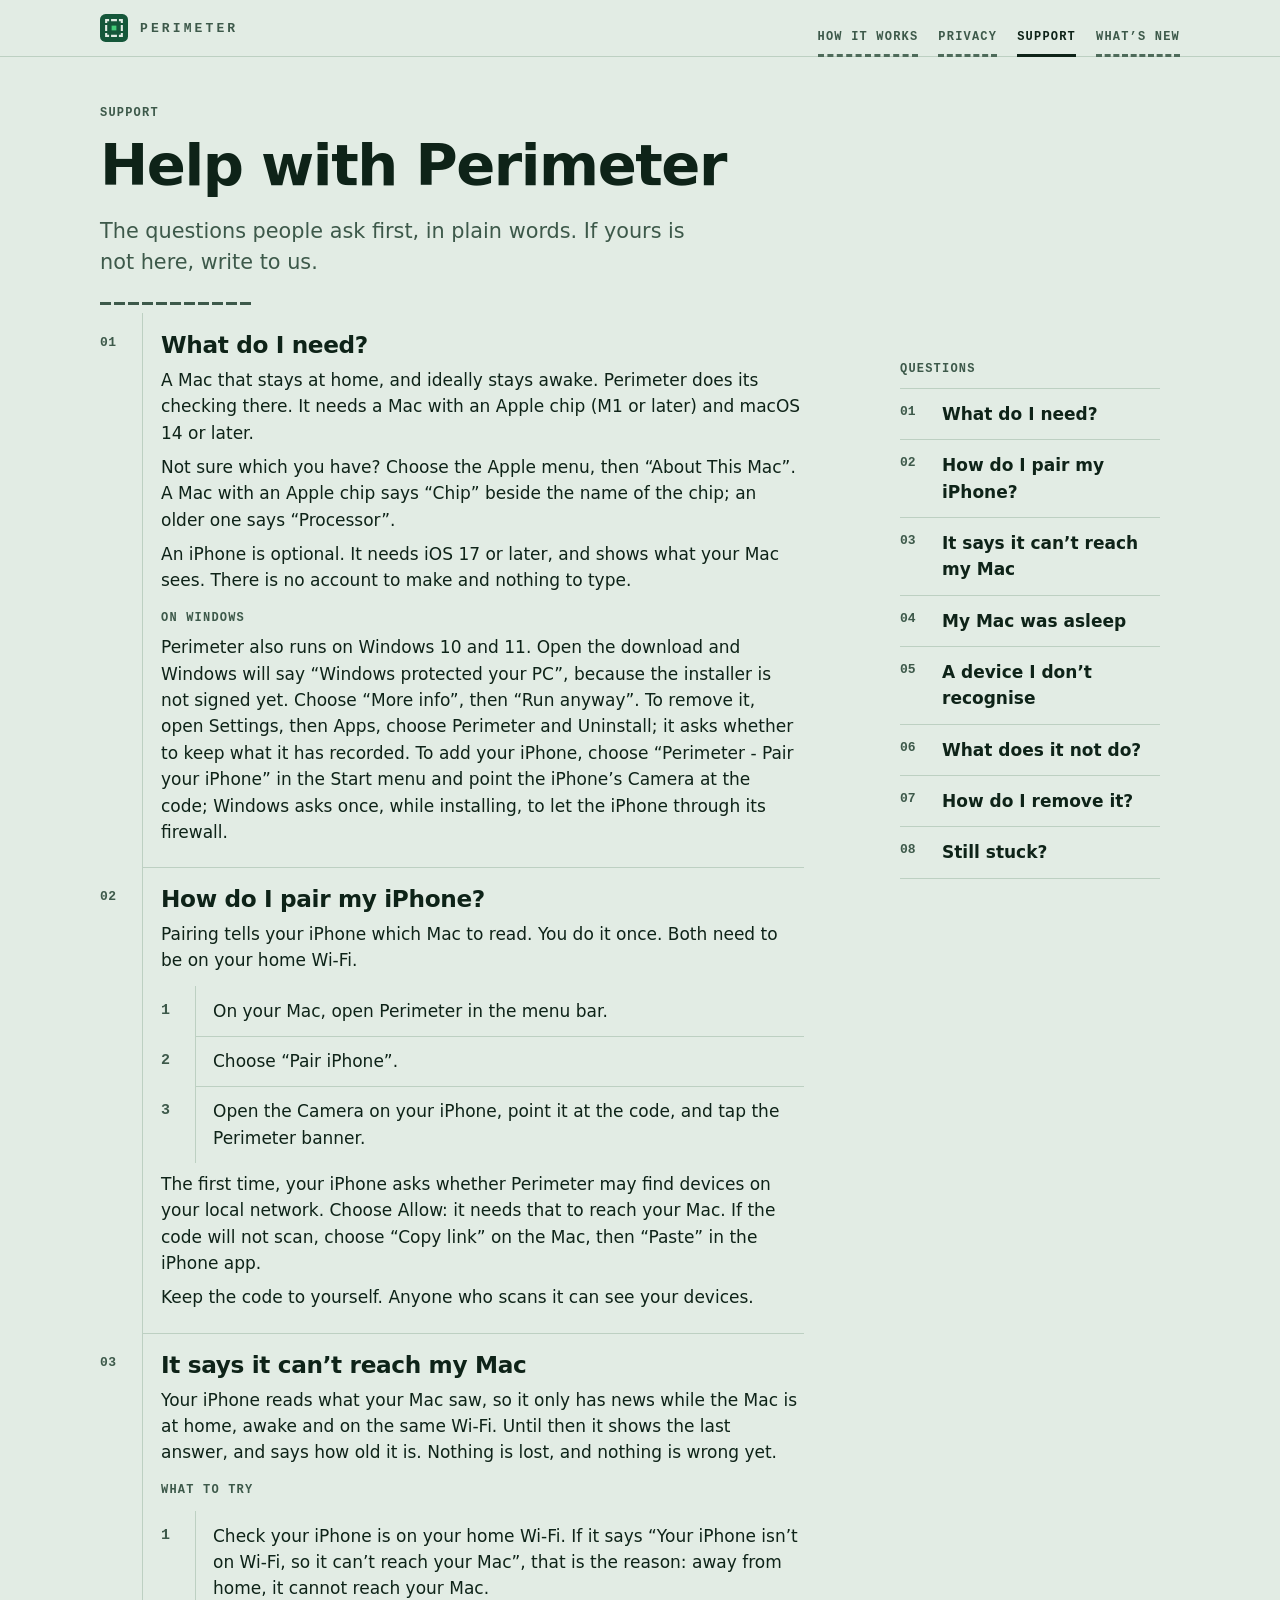
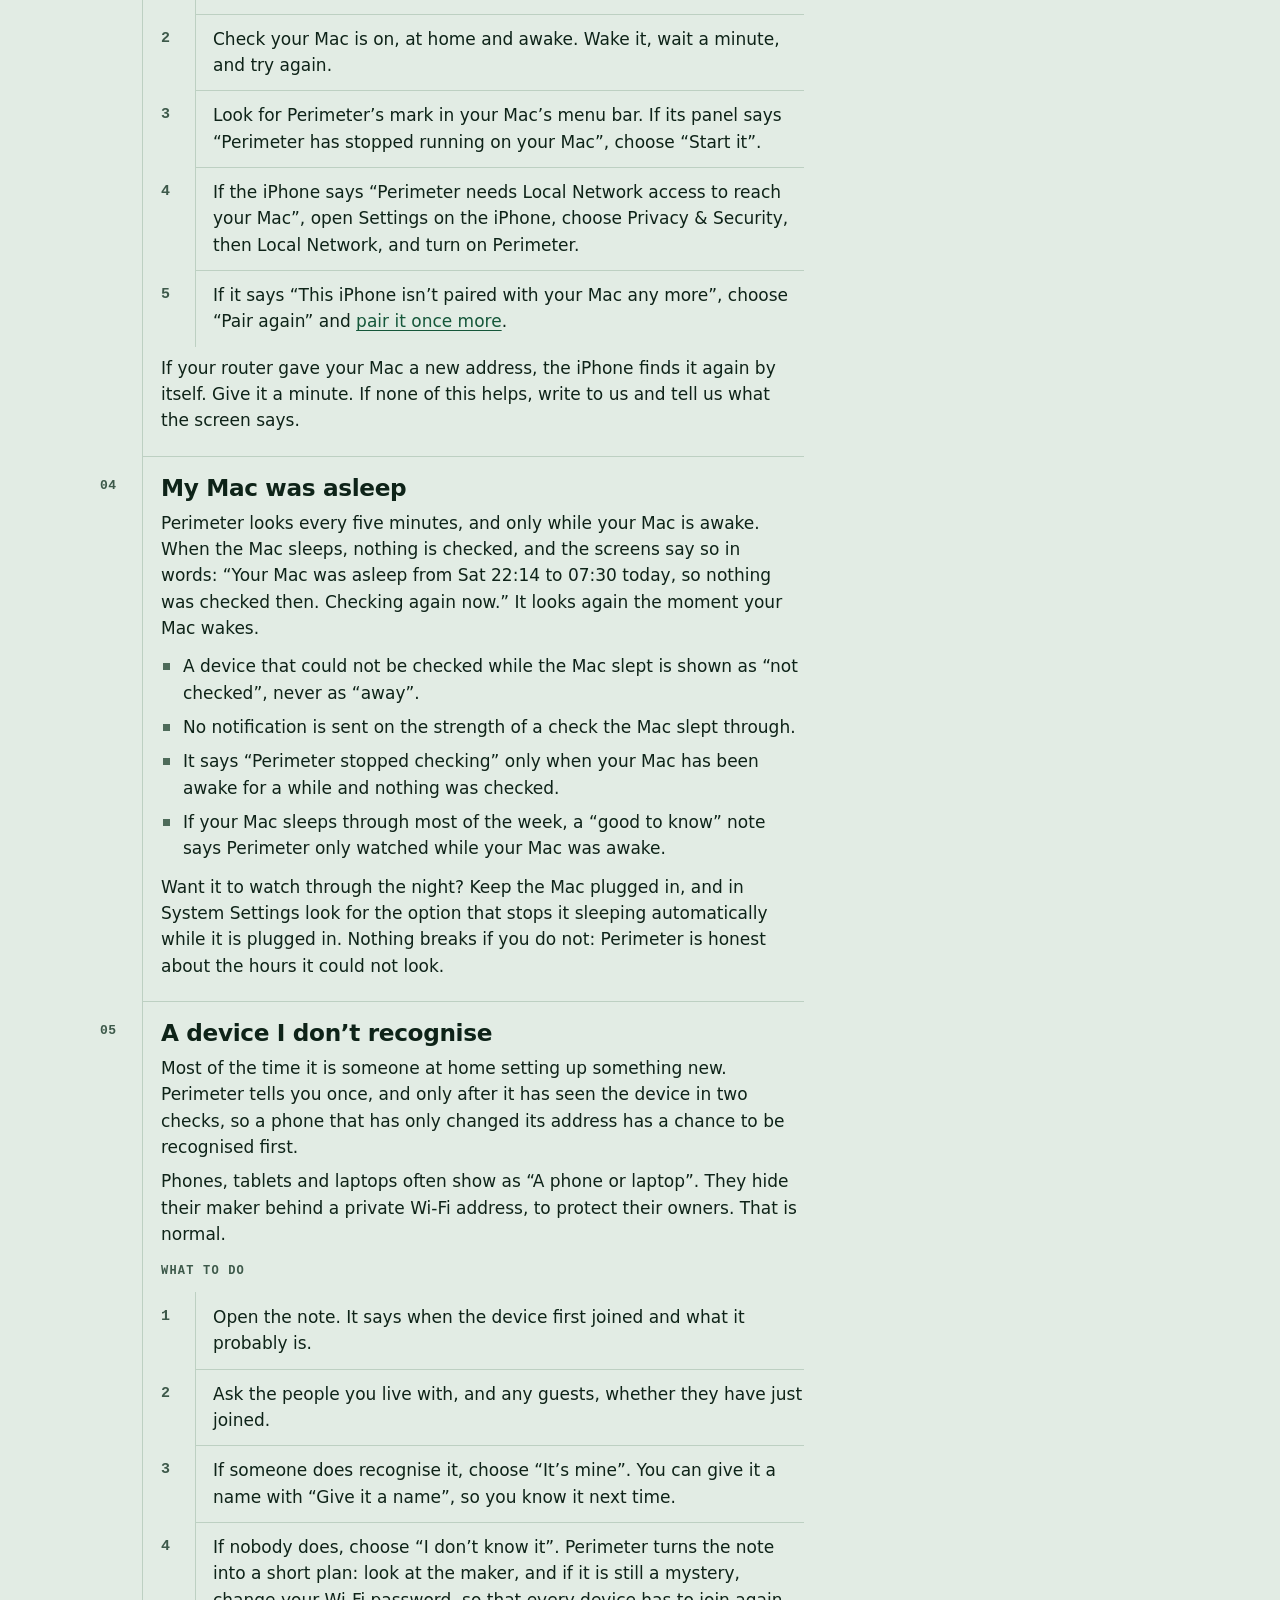
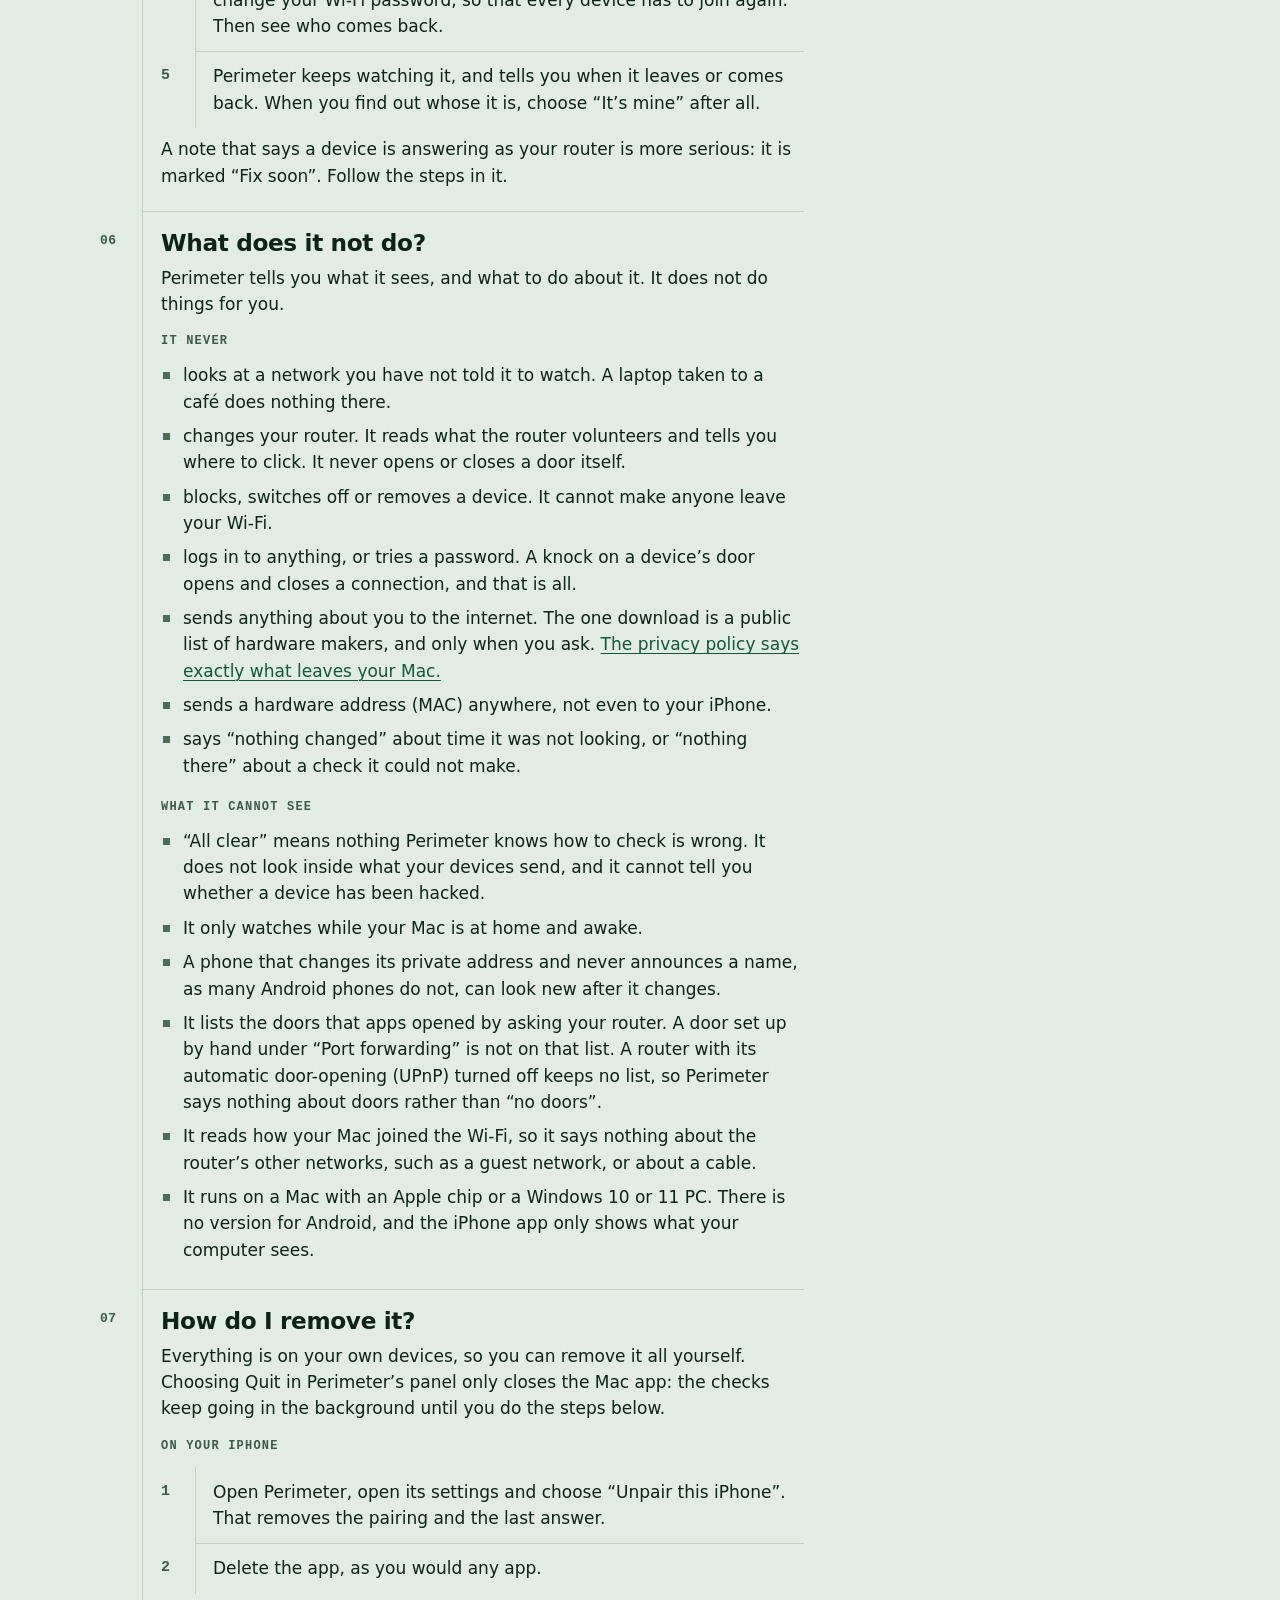
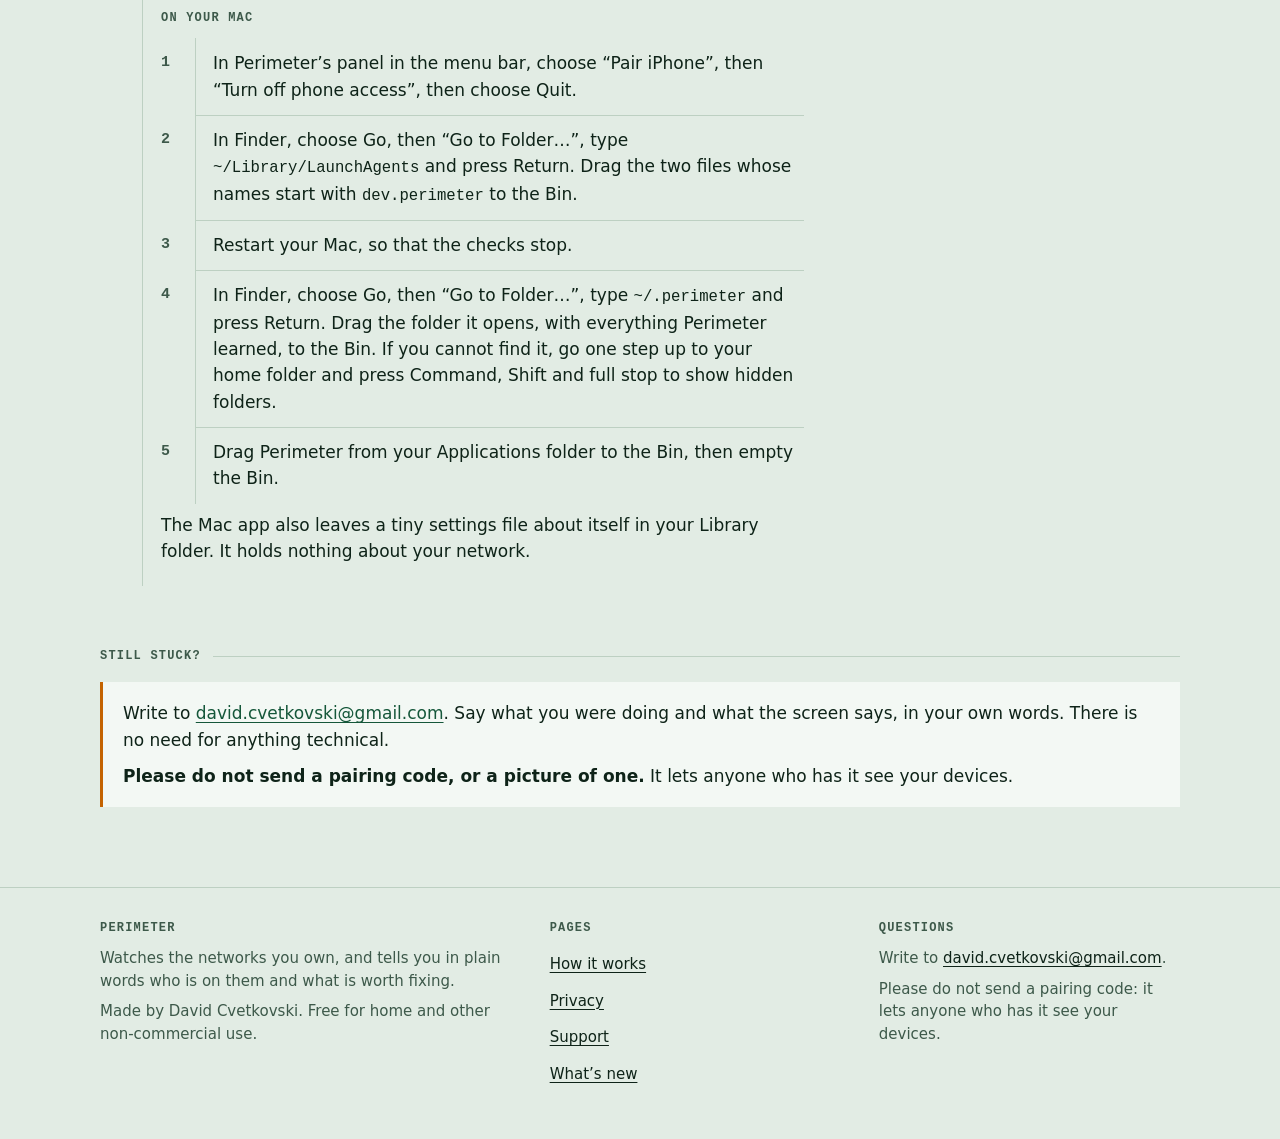
<file: support.html>
<!doctype html>
<!--
  Addresses this site uses. Search this file for each:
    david.cvetkovski@gmail.com        the contact address (also at the foot of every page).
  The iPhone app links here from its first screen and its settings, as
  Words.support in apps/Shared/Words.swift. Apple asks for this page's address
  in App Store Connect. The words in quotes are the ones the screens use: if a
  screen's words change, change them here too.
-->
<html lang="en-GB">
<head>
  <meta charset="utf-8">
  <meta name="viewport" content="width=device-width, initial-scale=1">
  <meta name="color-scheme" content="light dark">
  <title>Support: Perimeter</title>
  <meta name="description" content="Help with Perimeter, in plain words: when it can't reach your Mac, when your Mac was asleep, a device you don't recognise, what it does not do, and how to remove it.">
  <link rel="icon" href="icon.svg" type="image/svg+xml">
  <link rel="stylesheet" href="style.css">
</head>
<body>
  <a class="skip" href="#main">Skip to the page</a>

  <header class="bar">
    <div class="wrap">
      <a class="brand" href="index.html"><img src="icon.svg" alt="" width="28" height="28"><span>Perimeter</span></a>
      <nav class="nav" aria-label="Pages">
        <a href="index.html#how">How it works</a>
        <a href="privacy.html">Privacy</a>
        <a href="support.html" aria-current="page">Support</a>
        <a href="whats-new.html">What&rsquo;s new</a>
      </nav>
    </div>
  </header>

  <main id="main">
    <div class="wrap">

      <div class="page-head">
        <p class="label">Support</p>
        <h1>Help with Perimeter</h1>
        <p class="lede">The questions people ask first, in plain words. If yours is not here, write to us.</p>
        <div class="strip"></div>
      </div>

      <div class="doc">
        <nav class="contents" aria-label="Questions">
          <p class="label">Questions</p>
          <a href="#need"><span class="n">01</span>What do I need?</a>
          <a href="#pair"><span class="n">02</span>How do I pair my iPhone?</a>
          <a href="#cant-reach"><span class="n">03</span>It says it can&rsquo;t reach my Mac</a>
          <a href="#asleep"><span class="n">04</span>My Mac was asleep</a>
          <a href="#stranger"><span class="n">05</span>A device I don&rsquo;t recognise</a>
          <a href="#not"><span class="n">06</span>What does it not do?</a>
          <a href="#remove"><span class="n">07</span>How do I remove it?</a>
          <a href="#write"><span class="n">08</span>Still stuck?</a>
        </nav>
        <ol class="notes answers">

          <li id="need">
            <span class="num">01</span>
            <div class="body">
              <h2>What do I need?</h2>
              <p>A Mac that stays at home, and ideally stays awake. Perimeter does its checking there. It needs a Mac with an Apple chip (M1 or later) and macOS 14 or later.</p>
              <p>Not sure which you have? Choose the Apple menu, then &ldquo;About This Mac&rdquo;. A Mac with an Apple chip says &ldquo;Chip&rdquo; beside the name of the chip; an older one says &ldquo;Processor&rdquo;.</p>
              <p>An iPhone is optional. It needs iOS 17 or later, and shows what your Mac sees. There is no account to make and nothing to type.</p>
              <p class="label">On Windows</p>
              <p>Perimeter also runs on Windows 10 and 11. Open the download and Windows will say &ldquo;Windows protected your PC&rdquo;, because the installer is not signed yet. Choose &ldquo;More info&rdquo;, then &ldquo;Run anyway&rdquo;. To remove it, open Settings, then Apps, choose Perimeter and Uninstall; it asks whether to keep what it has recorded. To add your iPhone, choose &ldquo;Perimeter - Pair your iPhone&rdquo; in the Start menu and point the iPhone&rsquo;s Camera at the code; Windows asks once, while installing, to let the iPhone through its firewall.</p>
            </div>
          </li>

          <li id="pair">
            <span class="num">02</span>
            <div class="body">
              <h2>How do I pair my iPhone?</h2>
              <p>Pairing tells your iPhone which Mac to read. You do it once. Both need to be on your home Wi-Fi.</p>
              <ol class="steps">
                <li>On your Mac, open Perimeter in the menu bar.</li>
                <li>Choose &ldquo;Pair iPhone&rdquo;.</li>
                <li>Open the Camera on your iPhone, point it at the code, and tap the Perimeter banner.</li>
              </ol>
              <p>The first time, your iPhone asks whether Perimeter may find devices on your local network. Choose Allow: it needs that to reach your Mac. If the code will not scan, choose &ldquo;Copy link&rdquo; on the Mac, then &ldquo;Paste&rdquo; in the iPhone app.</p>
              <p>Keep the code to yourself. Anyone who scans it can see your devices.</p>
            </div>
          </li>

          <li id="cant-reach">
            <span class="num">03</span>
            <div class="body">
              <h2>It says it can&rsquo;t reach my Mac</h2>
              <p>Your iPhone reads what your Mac saw, so it only has news while the Mac is at home, awake and on the same Wi-Fi. Until then it shows the last answer, and says how old it is. Nothing is lost, and nothing is wrong yet.</p>
              <p class="label">What to try</p>
              <ol class="steps">
                <li>Check your iPhone is on your home Wi-Fi. If it says &ldquo;Your iPhone isn&rsquo;t on Wi-Fi, so it can&rsquo;t reach your Mac&rdquo;, that is the reason: away from home, it cannot reach your Mac.</li>
                <li>Check your Mac is on, at home and awake. Wake it, wait a minute, and try again.</li>
                <li>Look for Perimeter&rsquo;s mark in your Mac&rsquo;s menu bar. If its panel says &ldquo;Perimeter has stopped running on your Mac&rdquo;, choose &ldquo;Start it&rdquo;.</li>
                <li>If the iPhone says &ldquo;Perimeter needs Local Network access to reach your Mac&rdquo;, open Settings on the iPhone, choose Privacy &amp; Security, then Local Network, and turn on Perimeter.</li>
                <li>If it says &ldquo;This iPhone isn&rsquo;t paired with your Mac any more&rdquo;, choose &ldquo;Pair again&rdquo; and <a href="#pair">pair it once more</a>.</li>
              </ol>
              <p>If your router gave your Mac a new address, the iPhone finds it again by itself. Give it a minute. If none of this helps, write to us and tell us what the screen says.</p>
            </div>
          </li>

          <li id="asleep">
            <span class="num">04</span>
            <div class="body">
              <h2>My Mac was asleep</h2>
              <p>Perimeter looks every five minutes, and only while your Mac is awake. When the Mac sleeps, nothing is checked, and the screens say so in words: &ldquo;Your Mac was asleep from Sat 22:14 to 07:30 today, so nothing was checked then. Checking again now.&rdquo; It looks again the moment your Mac wakes.</p>
              <ul class="plain">
                <li>A device that could not be checked while the Mac slept is shown as &ldquo;not checked&rdquo;, never as &ldquo;away&rdquo;.</li>
                <li>No notification is sent on the strength of a check the Mac slept through.</li>
                <li>It says &ldquo;Perimeter stopped checking&rdquo; only when your Mac has been awake for a while and nothing was checked.</li>
                <li>If your Mac sleeps through most of the week, a &ldquo;good to know&rdquo; note says Perimeter only watched while your Mac was awake.</li>
              </ul>
              <p>Want it to watch through the night? Keep the Mac plugged in, and in System Settings look for the option that stops it sleeping automatically while it is plugged in. Nothing breaks if you do not: Perimeter is honest about the hours it could not look.</p>
            </div>
          </li>

          <li id="stranger">
            <span class="num">05</span>
            <div class="body">
              <h2>A device I don&rsquo;t recognise</h2>
              <p>Most of the time it is someone at home setting up something new. Perimeter tells you once, and only after it has seen the device in two checks, so a phone that has only changed its address has a chance to be recognised first.</p>
              <p>Phones, tablets and laptops often show as &ldquo;A phone or laptop&rdquo;. They hide their maker behind a private Wi-Fi address, to protect their owners. That is normal.</p>
              <p class="label">What to do</p>
              <ol class="steps">
                <li>Open the note. It says when the device first joined and what it probably is.</li>
                <li>Ask the people you live with, and any guests, whether they have just joined.</li>
                <li>If someone does recognise it, choose &ldquo;It&rsquo;s mine&rdquo;. You can give it a name with &ldquo;Give it a name&rdquo;, so you know it next time.</li>
                <li>If nobody does, choose &ldquo;I don&rsquo;t know it&rdquo;. Perimeter turns the note into a short plan: look at the maker, and if it is still a mystery, change your Wi-Fi password, so that every device has to join again. Then see who comes back.</li>
                <li>Perimeter keeps watching it, and tells you when it leaves or comes back. When you find out whose it is, choose &ldquo;It&rsquo;s mine&rdquo; after all.</li>
              </ol>
              <p>A note that says a device is answering as your router is more serious: it is marked &ldquo;Fix soon&rdquo;. Follow the steps in it.</p>
            </div>
          </li>

          <li id="not">
            <span class="num">06</span>
            <div class="body">
              <h2>What does it not do?</h2>
              <p>Perimeter tells you what it sees, and what to do about it. It does not do things for you.</p>
              <p class="label">It never</p>
              <ul class="plain">
                <li>looks at a network you have not told it to watch. A laptop taken to a caf&eacute; does nothing there.</li>
                <li>changes your router. It reads what the router volunteers and tells you where to click. It never opens or closes a door itself.</li>
                <li>blocks, switches off or removes a device. It cannot make anyone leave your Wi-Fi.</li>
                <li>logs in to anything, or tries a password. A knock on a device&rsquo;s door opens and closes a connection, and that is all.</li>
                <li>sends anything about you to the internet. The one download is a public list of hardware makers, and only when you ask. <a href="privacy.html#out">The privacy policy says exactly what leaves your Mac.</a></li>
                <li>sends a hardware address (MAC) anywhere, not even to your iPhone.</li>
                <li>says &ldquo;nothing changed&rdquo; about time it was not looking, or &ldquo;nothing there&rdquo; about a check it could not make.</li>
              </ul>
              <p class="label">What it cannot see</p>
              <ul class="plain">
                <li>&ldquo;All clear&rdquo; means nothing Perimeter knows how to check is wrong. It does not look inside what your devices send, and it cannot tell you whether a device has been hacked.</li>
                <li>It only watches while your Mac is at home and awake.</li>
                <li>A phone that changes its private address and never announces a name, as many Android phones do not, can look new after it changes.</li>
                <li>It lists the doors that apps opened by asking your router. A door set up by hand under &ldquo;Port forwarding&rdquo; is not on that list. A router with its automatic door-opening (UPnP) turned off keeps no list, so Perimeter says nothing about doors rather than &ldquo;no doors&rdquo;.</li>
                <li>It reads how your Mac joined the Wi-Fi, so it says nothing about the router&rsquo;s other networks, such as a guest network, or about a cable.</li>
                <li>It runs on a Mac with an Apple chip or a Windows 10 or 11 PC. There is no version for Android, and the iPhone app only shows what your computer sees.</li>
              </ul>
            </div>
          </li>

          <li id="remove">
            <span class="num">07</span>
            <div class="body">
              <h2>How do I remove it?</h2>
              <p>Everything is on your own devices, so you can remove it all yourself. Choosing Quit in Perimeter&rsquo;s panel only closes the Mac app: the checks keep going in the background until you do the steps below.</p>
              <p class="label">On your iPhone</p>
              <ol class="steps">
                <li>Open Perimeter, open its settings and choose &ldquo;Unpair this iPhone&rdquo;. That removes the pairing and the last answer.</li>
                <li>Delete the app, as you would any app.</li>
              </ol>
              <p class="label">On your Mac</p>
              <ol class="steps">
                <li>In Perimeter&rsquo;s panel in the menu bar, choose &ldquo;Pair iPhone&rdquo;, then &ldquo;Turn off phone access&rdquo;, then choose Quit.</li>
                <li>In Finder, choose Go, then &ldquo;Go to Folder&hellip;&rdquo;, type <code>~/Library/LaunchAgents</code> and press Return. Drag the two files whose names start with <code>dev.perimeter</code> to the Bin.</li>
                <li>Restart your Mac, so that the checks stop.</li>
                <li>In Finder, choose Go, then &ldquo;Go to Folder&hellip;&rdquo;, type <code>~/.perimeter</code> and press Return. Drag the folder it opens, with everything Perimeter learned, to the Bin. If you cannot find it, go one step up to your home folder and press Command, Shift and full stop to show hidden folders.</li>
                <li>Drag Perimeter from your Applications folder to the Bin, then empty the Bin.</li>
              </ol>
              <p>The Mac app also leaves a tiny settings file about itself in your Library folder. It holds nothing about your network.</p>
            </div>
          </li>

        </ol>
      </div>

      <section class="section" aria-labelledby="write">
        <h2 class="head" id="write">Still stuck?</h2>
        <div class="aside look">
          <p>Write to <a href="mailto:david.cvetkovski@gmail.com">david.cvetkovski@gmail.com</a>. Say what you were doing and what the screen says, in your own words. There is no need for anything technical.</p>
          <p><strong>Please do not send a pairing code, or a picture of one.</strong> It lets anyone who has it see your devices.</p>
        </div>
      </section>

    </div>
  </main>

  <footer class="foot">
    <div class="wrap">
      <div>
        <p class="label">Perimeter</p>
        <p>Watches the networks you own, and tells you in plain words who is on them and what is worth fixing.</p>
        <p>Made by David Cvetkovski. Free for home and other non-commercial use.</p>
      </div>
      <div>
        <p class="label">Pages</p>
        <ul>
          <li><a href="index.html#how">How it works</a></li>
          <li><a href="privacy.html">Privacy</a></li>
          <li><a href="support.html">Support</a></li>
          <li><a href="whats-new.html">What&rsquo;s new</a></li>
        </ul>
      </div>
      <div>
        <p class="label">Questions</p>
        <p>Write to <a href="mailto:david.cvetkovski@gmail.com">david.cvetkovski@gmail.com</a>.</p>
        <p>Please do not send a pairing code: it lets anyone who has it see your devices.</p>
      </div>
    </div>
  </footer>
</body>
</html>
</file>
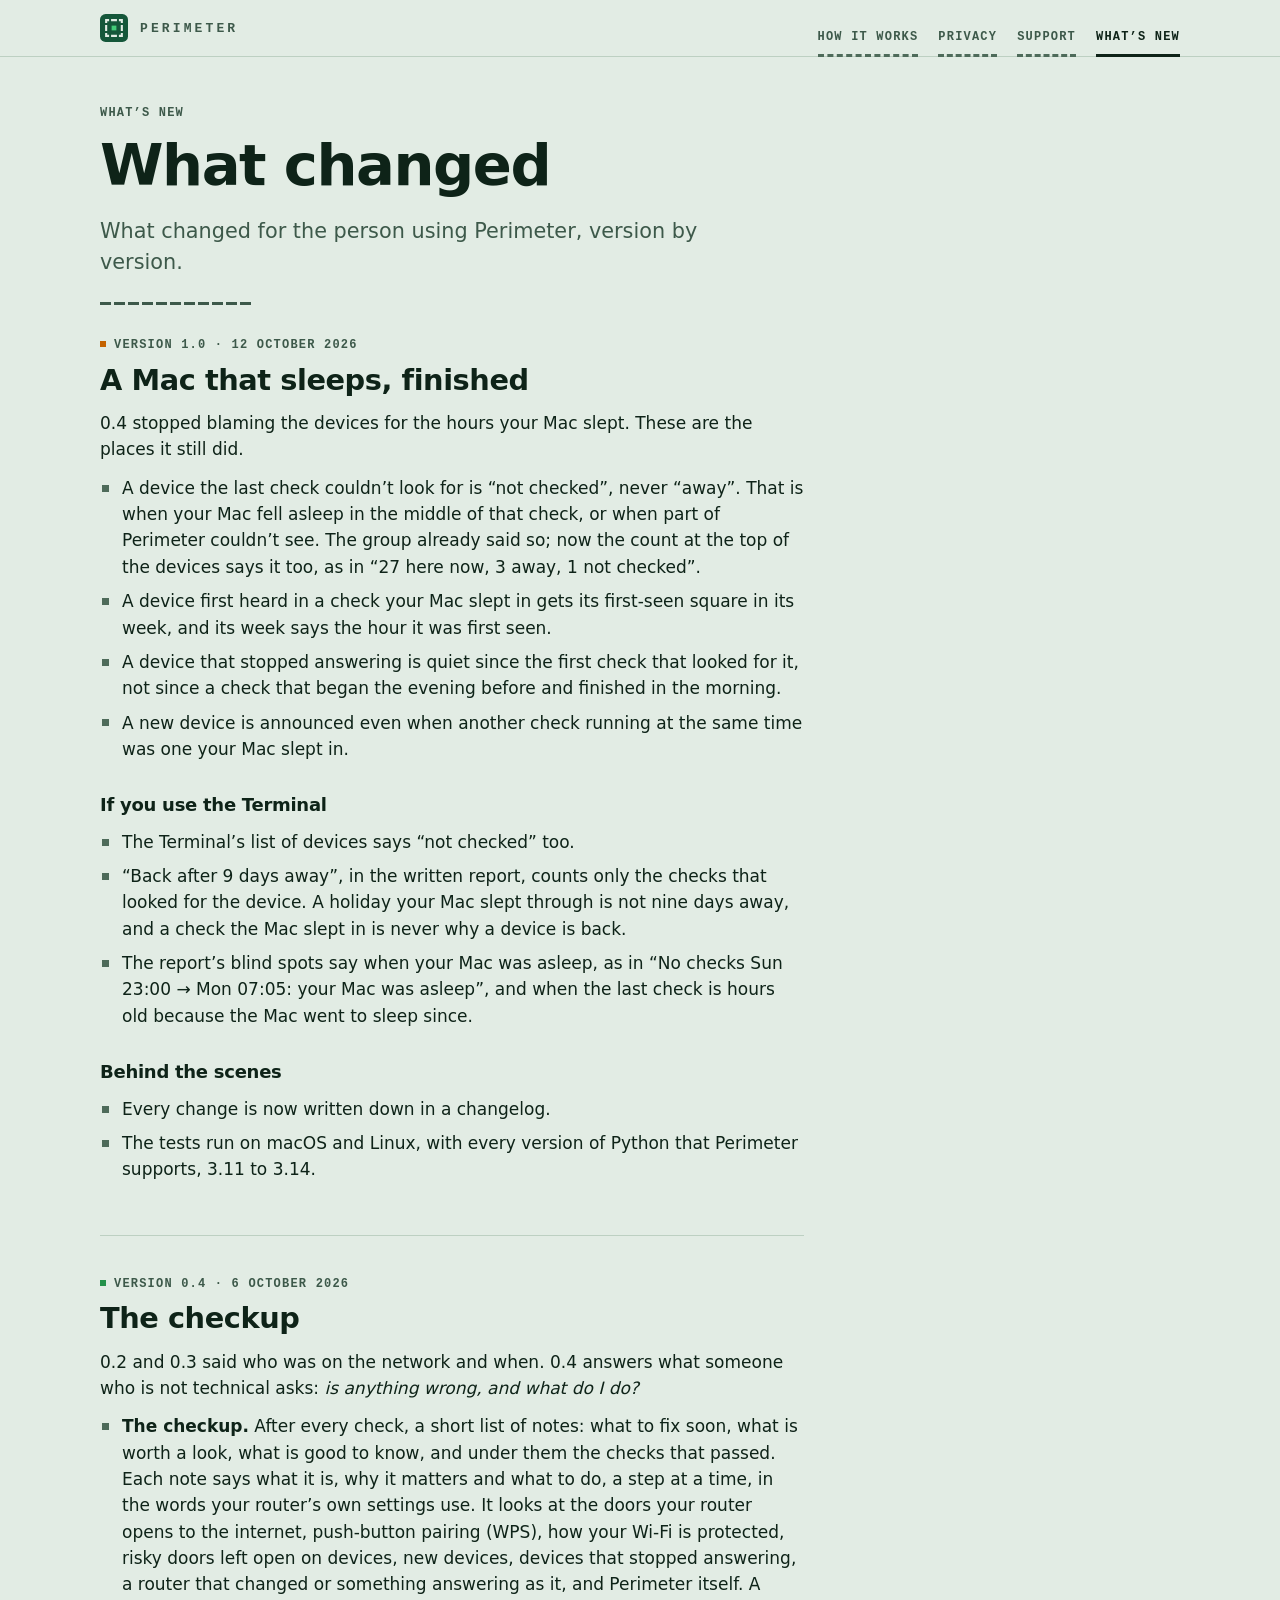
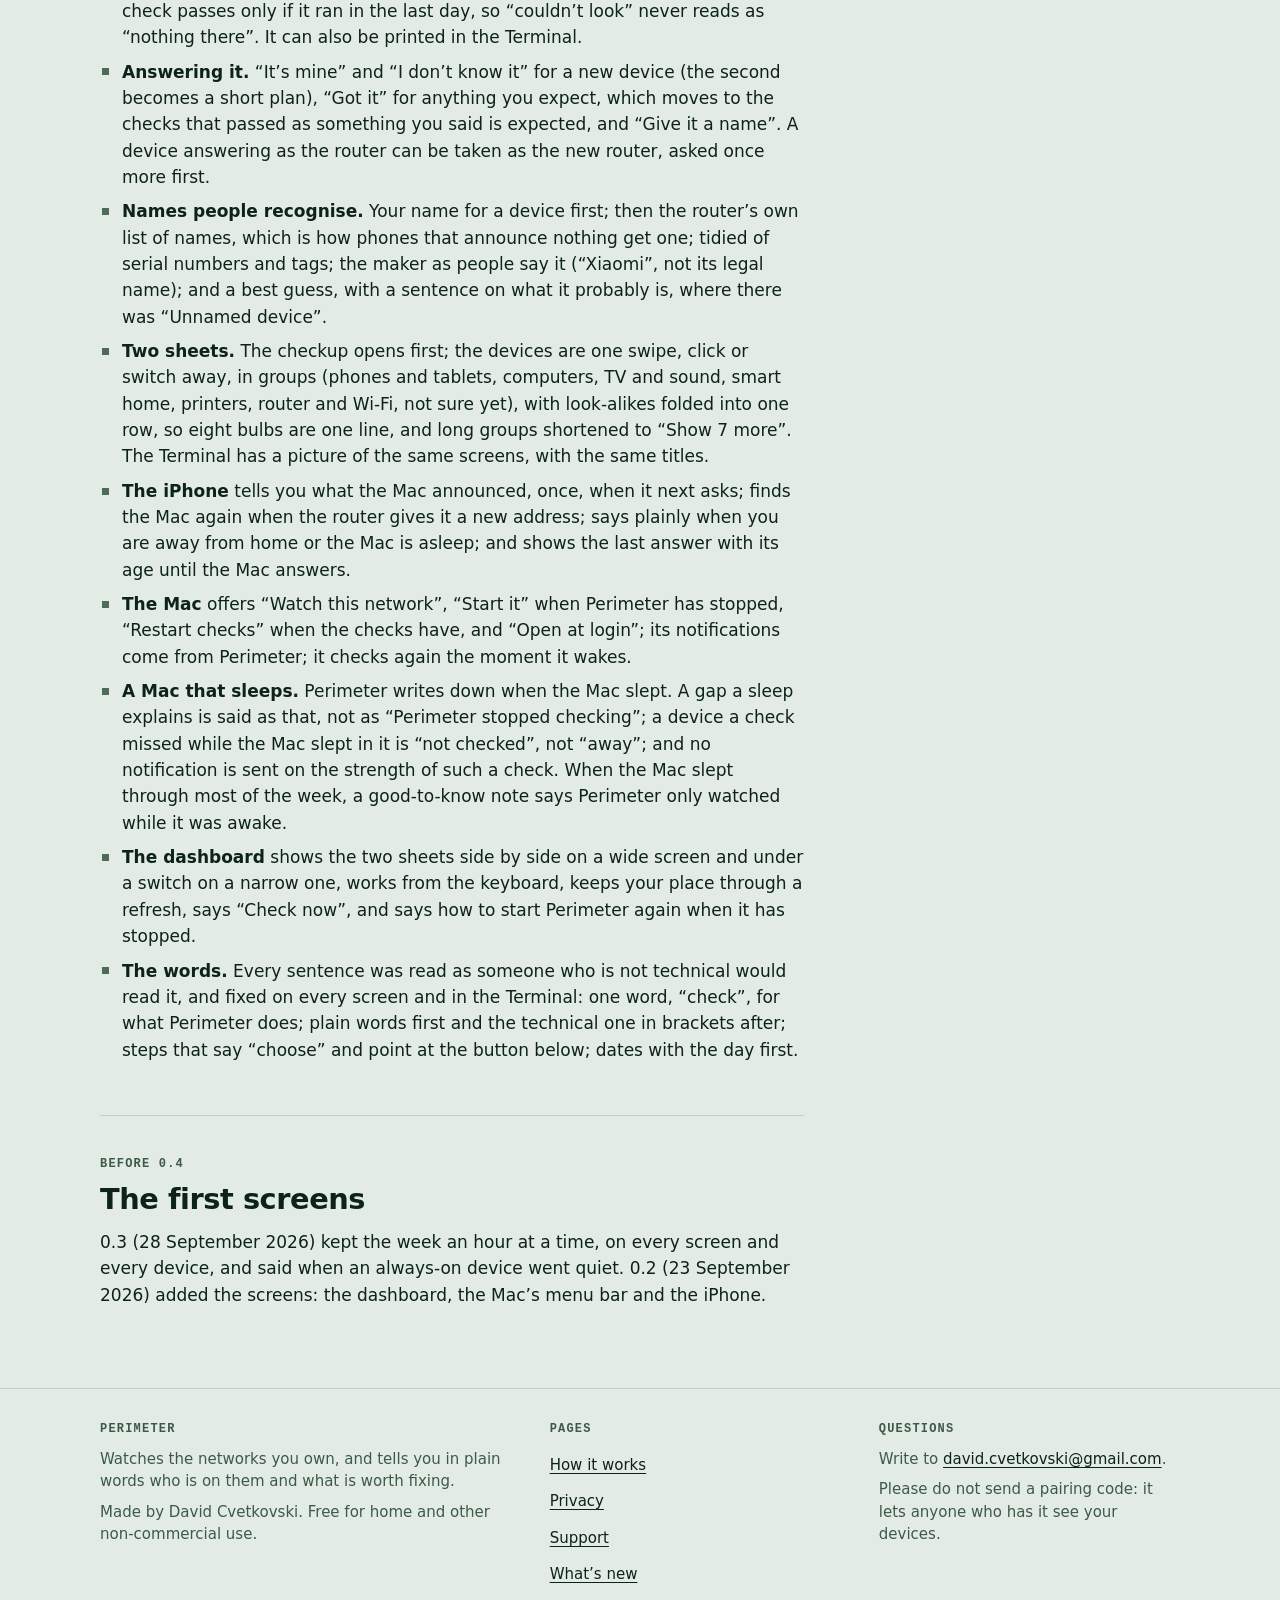
<file: whats-new.html>
<!doctype html>
<!--
  Addresses this site uses. Search this file for each:
    david.cvetkovski@gmail.com        the contact address (also at the foot of every page).
  This page is CHANGELOG.md at the root of the repository, set by hand: the
  Unreleased section and 0.4, in plainer words. The Mac app's update check
  points here ("notes" in download/version.json). When the next version is released, change
  its date line and put the next version above it.
-->
<html lang="en-GB">
<head>
  <meta charset="utf-8">
  <meta name="viewport" content="width=device-width, initial-scale=1">
  <meta name="color-scheme" content="light dark">
  <title>What&rsquo;s new: Perimeter</title>
  <meta name="description" content="What changed in Perimeter for the person using it, version by version.">
  <link rel="icon" href="icon.svg" type="image/svg+xml">
  <link rel="stylesheet" href="style.css">
</head>
<body>
  <a class="skip" href="#main">Skip to the page</a>

  <header class="bar">
    <div class="wrap">
      <a class="brand" href="index.html"><img src="icon.svg" alt="" width="28" height="28"><span>Perimeter</span></a>
      <nav class="nav" aria-label="Pages">
        <a href="index.html#how">How it works</a>
        <a href="privacy.html">Privacy</a>
        <a href="support.html">Support</a>
        <a href="whats-new.html" aria-current="page">What&rsquo;s new</a>
      </nav>
    </div>
  </header>

  <main id="main">
    <div class="wrap">

      <div class="page-head">
        <p class="label">What&rsquo;s new</p>
        <h1>What changed</h1>
        <p class="lede">What changed for the person using Perimeter, version by version.</p>
        <div class="strip"></div>
      </div>

      <article class="release" aria-labelledby="v05">
        <header>
          <p class="label"><span class="sq look"></span>Version 1.0 &middot; 12 October 2026</p>
          <h2 id="v05">A Mac that sleeps, finished</h2>
        </header>
        <p>0.4 stopped blaming the devices for the hours your Mac slept. These are the places it still did.</p>
        <ul>
          <li>A device the last check couldn&rsquo;t look for is &ldquo;not checked&rdquo;, never &ldquo;away&rdquo;. That is when your Mac fell asleep in the middle of that check, or when part of Perimeter couldn&rsquo;t see. The group already said so; now the count at the top of the devices says it too, as in &ldquo;27 here now, 3 away, 1 not checked&rdquo;.</li>
          <li>A device first heard in a check your Mac slept in gets its first-seen square in its week, and its week says the hour it was first seen.</li>
          <li>A device that stopped answering is quiet since the first check that looked for it, not since a check that began the evening before and finished in the morning.</li>
          <li>A new device is announced even when another check running at the same time was one your Mac slept in.</li>
        </ul>

        <h3>If you use the Terminal</h3>
        <ul>
          <li>The Terminal&rsquo;s list of devices says &ldquo;not checked&rdquo; too.</li>
          <li>&ldquo;Back after 9 days away&rdquo;, in the written report, counts only the checks that looked for the device. A holiday your Mac slept through is not nine days away, and a check the Mac slept in is never why a device is back.</li>
          <li>The report&rsquo;s blind spots say when your Mac was asleep, as in &ldquo;No checks Sun 23:00 &rarr; Mon 07:05: your Mac was asleep&rdquo;, and when the last check is hours old because the Mac went to sleep since.</li>
        </ul>

        <h3>Behind the scenes</h3>
        <ul>
          <li>Every change is now written down in a changelog.</li>
          <li>The tests run on macOS and Linux, with every version of Python that Perimeter supports, 3.11 to 3.14.</li>
        </ul>
      </article>

      <article class="release" aria-labelledby="v04">
        <header>
          <p class="label"><span class="sq"></span>Version 0.4 &middot; 6 October 2026</p>
          <h2 id="v04">The checkup</h2>
        </header>
        <p>0.2 and 0.3 said who was on the network and when. 0.4 answers what someone who is not technical asks: <em>is anything wrong, and what do I do?</em></p>
        <ul>
          <li><strong>The checkup.</strong> After every check, a short list of notes: what to fix soon, what is worth a look, what is good to know, and under them the checks that passed. Each note says what it is, why it matters and what to do, a step at a time, in the words your router&rsquo;s own settings use. It looks at the doors your router opens to the internet, push-button pairing (WPS), how your Wi-Fi is protected, risky doors left open on devices, new devices, devices that stopped answering, a router that changed or something answering as it, and Perimeter itself. A check passes only if it ran in the last day, so &ldquo;couldn&rsquo;t look&rdquo; never reads as &ldquo;nothing there&rdquo;. It can also be printed in the Terminal.</li>
          <li><strong>Answering it.</strong> &ldquo;It&rsquo;s mine&rdquo; and &ldquo;I don&rsquo;t know it&rdquo; for a new device (the second becomes a short plan), &ldquo;Got it&rdquo; for anything you expect, which moves to the checks that passed as something you said is expected, and &ldquo;Give it a name&rdquo;. A device answering as the router can be taken as the new router, asked once more first.</li>
          <li><strong>Names people recognise.</strong> Your name for a device first; then the router&rsquo;s own list of names, which is how phones that announce nothing get one; tidied of serial numbers and tags; the maker as people say it (&ldquo;Xiaomi&rdquo;, not its legal name); and a best guess, with a sentence on what it probably is, where there was &ldquo;Unnamed device&rdquo;.</li>
          <li><strong>Two sheets.</strong> The checkup opens first; the devices are one swipe, click or switch away, in groups (phones and tablets, computers, TV and sound, smart home, printers, router and Wi-Fi, not sure yet), with look-alikes folded into one row, so eight bulbs are one line, and long groups shortened to &ldquo;Show 7 more&rdquo;. The Terminal has a picture of the same screens, with the same titles.</li>
          <li><strong>The iPhone</strong> tells you what the Mac announced, once, when it next asks; finds the Mac again when the router gives it a new address; says plainly when you are away from home or the Mac is asleep; and shows the last answer with its age until the Mac answers.</li>
          <li><strong>The Mac</strong> offers &ldquo;Watch this network&rdquo;, &ldquo;Start it&rdquo; when Perimeter has stopped, &ldquo;Restart checks&rdquo; when the checks have, and &ldquo;Open at login&rdquo;; its notifications come from Perimeter; it checks again the moment it wakes.</li>
          <li><strong>A Mac that sleeps.</strong> Perimeter writes down when the Mac slept. A gap a sleep explains is said as that, not as &ldquo;Perimeter stopped checking&rdquo;; a device a check missed while the Mac slept in it is &ldquo;not checked&rdquo;, not &ldquo;away&rdquo;; and no notification is sent on the strength of such a check. When the Mac slept through most of the week, a good-to-know note says Perimeter only watched while it was awake.</li>
          <li><strong>The dashboard</strong> shows the two sheets side by side on a wide screen and under a switch on a narrow one, works from the keyboard, keeps your place through a refresh, says &ldquo;Check now&rdquo;, and says how to start Perimeter again when it has stopped.</li>
          <li><strong>The words.</strong> Every sentence was read as someone who is not technical would read it, and fixed on every screen and in the Terminal: one word, &ldquo;check&rdquo;, for what Perimeter does; plain words first and the technical one in brackets after; steps that say &ldquo;choose&rdquo; and point at the button below; dates with the day first.</li>
        </ul>
      </article>

      <article class="release" aria-labelledby="before">
        <header>
          <p class="label">Before 0.4</p>
          <h2 id="before">The first screens</h2>
        </header>
        <p>0.3 (28 September 2026) kept the week an hour at a time, on every screen and every device, and said when an always-on device went quiet. 0.2 (23 September 2026) added the screens: the dashboard, the Mac&rsquo;s menu bar and the iPhone.</p>
      </article>

    </div>
  </main>

  <footer class="foot">
    <div class="wrap">
      <div>
        <p class="label">Perimeter</p>
        <p>Watches the networks you own, and tells you in plain words who is on them and what is worth fixing.</p>
        <p>Made by David Cvetkovski. Free for home and other non-commercial use.</p>
      </div>
      <div>
        <p class="label">Pages</p>
        <ul>
          <li><a href="index.html#how">How it works</a></li>
          <li><a href="privacy.html">Privacy</a></li>
          <li><a href="support.html">Support</a></li>
          <li><a href="whats-new.html">What&rsquo;s new</a></li>
        </ul>
      </div>
      <div>
        <p class="label">Questions</p>
        <p>Write to <a href="mailto:david.cvetkovski@gmail.com">david.cvetkovski@gmail.com</a>.</p>
        <p>Please do not send a pairing code: it lets anyone who has it see your devices.</p>
      </div>
    </div>
  </footer>
</body>
</html>
</file>
<file: style.css>
/* Perimeter's website. The look is "Lot Line", written down in DESIGN.md at
   the root of the repository: green-tinted paper, square and ruled and quiet,
   mono capitals for labels, a fence for a border. The colours are that file's
   tokens, light and dark. System fonts only, no scripts, and nothing is
   loaded from anywhere else. */

:root {
  color-scheme: light dark;

  /* The page */
  --paper: #E2ECE4;
  --surface: #F3F8F4;
  --hairline: #BDD0C2;
  --ink: #0E2318;
  --ink-2: #3D594A;
  --ink-3: #4E6B5A;
  --accent: #15573A;
  --on-accent: #E2ECE4;

  /* Tones: paint draws lines, swatches and posts; ink is for words */
  --clear: #23914A;
  --clear-ink: #17663A;
  --attention: #C46300;
  --attention-ink: #8F4300;
  --learning: #2F6FDB;
  --learning-ink: #1D54B4;
  --warning: #D63838;
  --warning-ink: #AB2222;

  --sans: ui-sans-serif, system-ui, -apple-system, "SF Pro Text", "Segoe UI", Roboto,
    "Helvetica Neue", Arial, sans-serif;
  --mono: ui-monospace, "SF Mono", SFMono-Regular, Menlo, Consolas, "Liberation Mono", monospace;

  --gutter: 16px;
  --wide: 1080px;
  --prose: 44rem;
}

@media (prefers-color-scheme: dark) {
  :root {
    --paper: #09130D;
    --surface: #0F1D15;
    --hairline: #22392B;
    --ink: #E0EFE5;
    --ink-2: #A0BBA9;
    --ink-3: #7E9B88;
    --accent: #9EE0B7;
    --on-accent: #09130D;

    --clear: #43CB78;
    --clear-ink: #6ADB93;
    --attention: #F59431;
    --attention-ink: #FFB05E;
    --learning: #5B93FF;
    --learning-ink: #88B0FF;
    --warning: #F4585D;
    --warning-ink: #FF8C90;
  }
}

@media (min-width: 720px) {
  :root { --gutter: 32px; }
}

*, *::before, *::after { box-sizing: border-box; }

html {
  -webkit-text-size-adjust: 100%;
  text-size-adjust: 100%;
  scroll-padding-top: 16px;
}

body {
  margin: 0;
  min-height: 100vh;
  display: flex;
  flex-direction: column;
  background: var(--paper);
  color: var(--ink);
  font: 400 1.0625rem/1.55 var(--sans);
  -webkit-font-smoothing: antialiased;
}

main { flex: 1; }

img { max-width: 100%; }

a {
  color: var(--accent);
  text-underline-offset: 3px;
  text-decoration-thickness: 1px;
}
a:hover { text-decoration-thickness: 2px; }

:focus-visible {
  outline: 3px solid var(--accent);
  outline-offset: 3px;
}

.skip {
  position: absolute;
  left: var(--gutter);
  top: -100px;
  z-index: 10;
  padding: 10px 14px;
  background: var(--accent);
  color: var(--on-accent);
  font-weight: 600;
}
.skip:focus { top: 8px; }

.sr {
  position: absolute;
  width: 1px;
  height: 1px;
  margin: -1px;
  padding: 0;
  overflow: hidden;
  clip: rect(0 0 0 0);
  white-space: nowrap;
  border: 0;
}

.wrap {
  width: 100%;
  max-width: calc(var(--wide) + 2 * var(--gutter));
  margin-inline: auto;
  padding-inline: var(--gutter);
}

/* ── the masthead: the brand, and the switch's solid and dashed bars ── */

.bar { border-bottom: 1px solid var(--hairline); }

.bar .wrap {
  display: flex;
  flex-wrap: wrap;
  align-items: flex-end;
  justify-content: space-between;
  gap: 0 24px;
}

.brand {
  display: inline-flex;
  align-items: center;
  gap: 12px;
  padding-block: 14px;
  color: var(--ink-2);
  font: 600 0.8125rem/1 var(--mono);
  letter-spacing: 0.24em;
  text-transform: uppercase;
  text-decoration: none;
}
.brand img { display: block; width: 28px; height: 28px; }

.nav {
  display: flex;
  flex-wrap: wrap;
  gap: 0 20px;
}
.nav a {
  display: block;
  margin-bottom: -1px;
  padding: 12px 0 11px;
  border-bottom: 3px dashed var(--ink-3);
  color: var(--ink-2);
  font: 600 0.75rem/1 var(--mono);
  letter-spacing: 0.1em;
  text-transform: uppercase;
  text-decoration: none;
}
.nav a:hover { color: var(--ink); }
.nav a[aria-current="page"] {
  border-bottom: 3px solid var(--ink);
  color: var(--ink);
}

@media (max-width: 719px) {
  .brand { width: 100%; padding-bottom: 6px; }
  .nav { width: 100%; justify-content: space-between; gap: 0 12px; }
}

/* ── type ── */

h1, h2, h3 { margin: 0; line-height: 1.12; letter-spacing: -0.015em; text-wrap: balance; }
p, ul, ol, dl, figure { margin: 0; }

h1 {
  font-size: clamp(2.1rem, 1.15rem + 4.1vw, 3.6rem);
  font-weight: 800;
  letter-spacing: -0.025em;
  line-height: 1.04;
}
h2 { font-size: clamp(1.4rem, 1.1rem + 1.1vw, 1.8rem); font-weight: 700; }
h3 { font-size: 1.125rem; font-weight: 700; line-height: 1.25; }

.label {
  font: 600 0.75rem/1.4 var(--mono);
  letter-spacing: 0.1em;
  text-transform: uppercase;
  color: var(--ink-2);
}

.lede {
  max-width: 38rem;
  font-size: clamp(1.1rem, 1rem + 0.5vw, 1.3rem);
  line-height: 1.5;
  color: var(--ink-2);
}

.small { font-size: 0.9375rem; line-height: 1.5; color: var(--ink-2); }

code, .addr { font-family: var(--mono); font-size: 0.92em; overflow-wrap: anywhere; }

/* a level's square: filled for the first two, hollow for good to know */
.sq {
  display: inline-block;
  width: 6px;
  height: 6px;
  margin-right: 8px;
  vertical-align: 1px;
  background: var(--clear);
}
.sq.look { background: var(--attention); }
.sq.know { background: none; box-shadow: inset 0 0 0 1.5px var(--learning); }
.sq.fix { background: var(--warning); }

/* ── the lot: a fence around what matters most ── */

.lot {
  position: relative;
  margin-top: 32px;
  padding: clamp(24px, 5vw, 56px) clamp(20px, 5vw, 56px);
}
.fence {
  position: absolute;
  inset: 0;
  width: 100%;
  height: 100%;
  pointer-events: none;
}
.fence rect { fill: none; }
.fence .panels { stroke: var(--ink-2); stroke-width: 6; stroke-dasharray: 44 4; }
.fence .look { stroke: var(--attention); stroke-width: 6; stroke-dasharray: 100 100000; }
.post {
  position: absolute;
  top: -3px;
  width: 8px;
  height: 8px;
  background: var(--attention);
  pointer-events: none;
}
.post.first { left: -4px; }
.post.second { left: 96px; }
.lot .label { margin-bottom: 16px; }
.fineprint { margin-top: 16px; }
.lot .lede { margin-top: 20px; }

/* a short stretch of fence under a page's title */
.strip {
  width: 154px;
  height: 3px;
  margin-top: 24px;
  background: repeating-linear-gradient(90deg, var(--ink-2) 0 11px, transparent 11px 14px);
}

/* ── buttons ── */

.actions { display: flex; flex-wrap: wrap; gap: 12px; margin-top: 28px; }
.actions > * { flex: 1 1 210px; max-width: 300px; }

.button, .badge {
  display: inline-flex;
  align-items: center;
  justify-content: center;
  min-height: 52px;
  padding: 0 24px;
  border: 1px solid var(--accent);
  border-radius: 2px;
  background: var(--accent);
  color: var(--on-accent);
  font: 600 1.0625rem/1.2 var(--sans);
  text-decoration: none;
}
.button:hover, .badge:hover {
  border-color: var(--ink);
  background: var(--ink);
  color: var(--paper);
}
.button.outline {
  border-color: var(--hairline);
  background: var(--surface);
  color: var(--ink);
}
.button.outline:hover { border-color: var(--ink); }

/* Stands in for Apple's own "Download on the App Store" badge. */
.badge {
  flex-direction: column;
  align-items: flex-start;
  gap: 2px;
  padding: 6px 24px;
  border-color: var(--ink);
  background: var(--ink);
  color: var(--paper);
}
.badge small {
  font: 600 0.75rem/1.2 var(--mono);
  letter-spacing: 0.1em;
  text-transform: uppercase;
  opacity: 0.85;
}
.badge strong { font-size: 1.1875rem; line-height: 1.1; }
.badge:hover { border-color: var(--accent); background: var(--accent); color: var(--on-accent); }

/* ── section heads: mono capitals, a count, then the fence's rule ── */

.section { padding-top: 64px; }

.head {
  display: flex;
  align-items: center;
  gap: 12px;
  margin-bottom: 20px;
  font: 600 0.75rem/1 var(--mono);
  letter-spacing: 0.1em;
  text-transform: uppercase;
  color: var(--ink-2);
}
.head::after {
  content: "";
  flex: 1;
  height: 8px;
  background: linear-gradient(var(--hairline), var(--hairline)) center / 100% 1px no-repeat;
}
.head.clear::after {
  background:
    linear-gradient(var(--clear), var(--clear)) right / 8px 8px no-repeat,
    linear-gradient(var(--clear), var(--clear)) center / 100% 1.5px no-repeat;
}
.head.look::after {
  background:
    linear-gradient(var(--attention), var(--attention)) right / 8px 8px no-repeat,
    linear-gradient(var(--attention), var(--attention)) center / 100% 1.5px no-repeat;
}

.intro { max-width: 40rem; font-size: 1.1875rem; line-height: 1.5; margin-bottom: 8px; }

/* ── what Perimeter shows: a picture beside the words ── */

.feature {
  display: grid;
  gap: 24px 56px;
  padding-block: 32px;
  border-top: 1px solid var(--hairline);
  align-items: center;
}
.feature:first-of-type { margin-top: 24px; }
.feature .words { display: grid; gap: 12px; max-width: 34rem; }
.feature .words > * + * { margin-top: 0; }
.feature h3 { font-size: clamp(1.4rem, 1.1rem + 1.1vw, 1.8rem); line-height: 1.12; }
.feature p { color: var(--ink-2); }
.feature .words p:first-of-type { color: var(--ink); }

.shot img {
  display: block;
  width: 100%;
  height: auto;
  border: 1px solid var(--hairline);
}
.shot figcaption { margin-top: 10px; }
.feature .shot { width: min(100%, 300px); }

@media (min-width: 760px) {
  .feature { grid-template-columns: minmax(0, 1fr) 300px; }
  .feature:nth-of-type(even) { grid-template-columns: 300px minmax(0, 1fr); }
  .feature:nth-of-type(even) .shot { order: -1; }
}

.wide-shot {
  margin-top: 32px;
}
.wide-shot img { width: 100%; height: auto; }

/* ── numbered notes: a number in a ruled margin ── */

.notes { list-style: none; padding: 0; }
.notes > li {
  display: grid;
  grid-template-columns: 42px minmax(0, 1fr);
}
.notes .num {
  padding-top: 20px;
  font: 700 0.8125rem/1.6 var(--mono);
  letter-spacing: 0.04em;
  font-variant-numeric: tabular-nums;
  color: var(--ink-2);
}
.notes .body {
  display: grid;
  grid-template-columns: minmax(0, 1fr);
  gap: 8px;
  padding: 18px 0 22px 18px;
  border-left: 1px solid var(--hairline);
}
.notes > li + li .body { box-shadow: inset 0 1px 0 var(--hairline); }
.notes h2, .notes h3 { font-size: clamp(1.2rem, 1.05rem + 0.6vw, 1.45rem); line-height: 1.2; }
.notes .body p { max-width: 40rem; color: var(--ink-2); }
.notes .body p:first-of-type { color: var(--ink); }
.notes .body .level { color: var(--ink-2); }

/* a note that answers a question: all of it is for reading, in full ink */
.notes.answers .body p { color: var(--ink); }
.notes.answers .body p.label { margin-top: 8px; color: var(--ink-2); }
.notes .body .plain { margin-top: 0; }

/* steps inside a note, numbered 1, 2, 3 in the same sort of margin */
.steps { list-style: none; counter-reset: step; padding: 0; margin-top: 4px; }
.steps li {
  counter-increment: step;
  position: relative;
  padding: 12px 0 12px 52px;
  color: var(--ink);
}
.steps li::before {
  content: counter(step);
  position: absolute;
  left: 0;
  top: 13px;
  width: 34px;
  font: 600 0.9375rem/1.55 var(--mono);
  color: var(--ink-2);
}
.steps li::after {
  content: "";
  position: absolute;
  left: 34px;
  top: 0;
  bottom: 0;
  border-left: 1px solid var(--hairline);
}
.steps li + li {
  background: linear-gradient(var(--hairline), var(--hairline)) 34px 0 / calc(100% - 34px) 1px no-repeat;
}
.notes .body .steps li, .prose .steps li { max-width: none; color: var(--ink); }

/* ── download ── */

.gets { display: grid; gap: 16px; margin-top: 8px; }
@media (min-width: 800px) { .gets { grid-template-columns: 1fr 1fr; } }

.get {
  display: flex;
  flex-direction: column;
  align-items: flex-start;
  gap: 12px;
  padding: 24px;
  border: 1px solid var(--hairline);
  background: var(--surface);
}
.get h3 { font-size: 1.35rem; }
.get .button, .get .badge { margin-top: 8px; }

/* ── privacy, support and what's new ── */

.page-head { padding-top: 48px; padding-bottom: 8px; }
.page-head .label { margin-bottom: 14px; }
.page-head .lede { margin-top: 20px; }

.prose { max-width: var(--prose); }
.prose > * + * { margin-top: 16px; }
.prose h2 { margin-top: 48px; }
.prose h2 + * { margin-top: 12px; }
.prose h3 { margin-top: 28px; }
.prose ul { padding: 0; list-style: none; }
.prose ul li, .release ul li, .plain li {
  position: relative;
  padding: 4px 0 4px 22px;
}
.prose ul li::before, .release ul li::before, .plain li::before {
  content: "";
  position: absolute;
  left: 2px;
  top: 0.82em;
  width: 7px;
  height: 7px;
  background: var(--ink-3);
}
.prose li > ul { margin-top: 4px; }
.plain { padding: 0; list-style: none; max-width: var(--prose); }
.more { margin-top: 16px; }

.aside {
  padding: 18px 20px;
  border-left: 3px solid var(--clear);
  background: var(--surface);
}
.aside.look { border-left-color: var(--attention); }
.aside p + p { margin-top: 10px; }
.aside strong { font-weight: 700; }

.facts { border-top: 1px solid var(--hairline); }
.facts > div {
  display: grid;
  grid-template-columns: 12rem minmax(0, 1fr);
  gap: 4px 20px;
  padding: 14px 0;
  border-bottom: 1px solid var(--hairline);
}
.facts dt {
  padding-top: 3px;
  font: 600 0.75rem/1.4 var(--mono);
  letter-spacing: 0.1em;
  text-transform: uppercase;
  color: var(--ink-2);
}
.facts dd { margin: 0; }
@media (max-width: 599px) {
  .facts > div { grid-template-columns: 1fr; }
}

.doc { display: grid; grid-template-columns: minmax(0, 1fr); margin-top: 24px; }
.contents {
  display: grid;
  gap: 0;
  margin-bottom: 8px;
  max-width: var(--prose);
}
.contents .label { padding-bottom: 10px; }
.contents a:first-of-type { border-top: 1px solid var(--hairline); }
@media (min-width: 1040px) {
  .doc { grid-template-columns: minmax(0, var(--prose)) 260px; column-gap: 96px; margin-top: 0; }
  .doc > * { grid-column: 1; grid-row: 1; }
  .doc > .contents {
    grid-column: 2;
    position: sticky;
    top: 24px;
    align-self: start;
    margin-top: 48px;
  }
}
.contents a {
  display: flex;
  gap: 16px;
  padding: 12px 0;
  border-bottom: 1px solid var(--hairline);
  color: var(--ink);
  font-weight: 600;
  text-decoration: none;
}
.contents a:hover { color: var(--accent); }
.contents .n {
  flex: none;
  width: 26px;
  font: 700 0.8125rem/1.7 var(--mono);
  color: var(--ink-2);
}

.release { max-width: var(--prose); margin-top: 48px; padding-top: 40px; border-top: 1px solid var(--hairline); }
.page-head + .release { margin-top: 0; padding-top: 24px; border-top: 0; }
.release header { margin-bottom: 8px; }
.release header .label { margin-bottom: 10px; }
.release h2 { margin-bottom: 14px; }
.release h3 { margin-top: 28px; margin-bottom: 8px; }
.release p + p { margin-top: 12px; }
.release ul { padding: 0; list-style: none; margin-top: 8px; }
.release li { color: var(--ink); }
.release li strong { font-weight: 700; }

/* ── the foot ── */

.foot {
  margin-top: 80px;
  border-top: 1px solid var(--hairline);
  color: var(--ink-2);
  font-size: 0.9375rem;
  line-height: 1.5;
}
.foot .wrap {
  display: grid;
  gap: 28px;
  padding-block: 32px 48px;
}
@media (min-width: 760px) {
  .foot .wrap { grid-template-columns: 1.4fr 1fr 1fr; }
}
.foot p + p { margin-top: 8px; }
.foot .label { margin-bottom: 10px; }
.foot ul { padding: 0; list-style: none; }
.foot li + li { margin-top: 2px; }
.foot a { color: var(--ink); }
.foot li a { display: inline-block; padding: 6px 0; }
</file>
